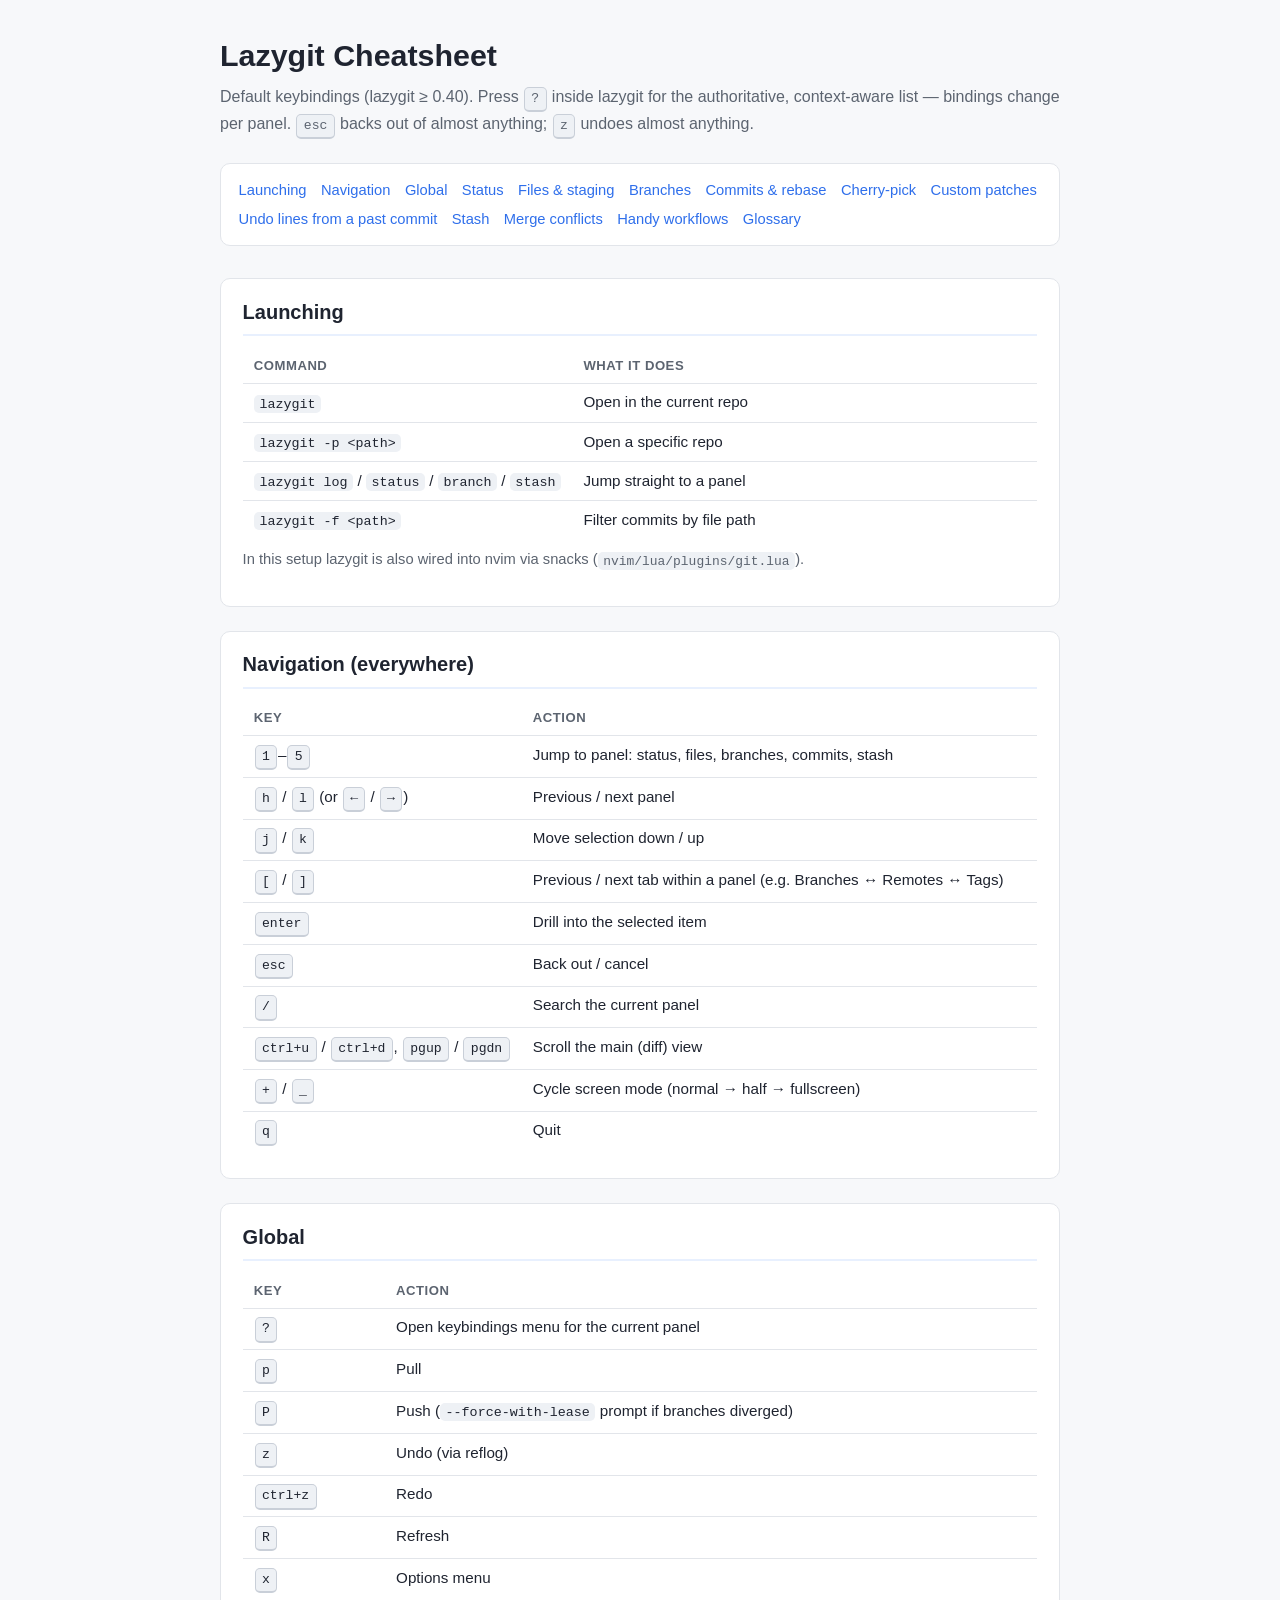
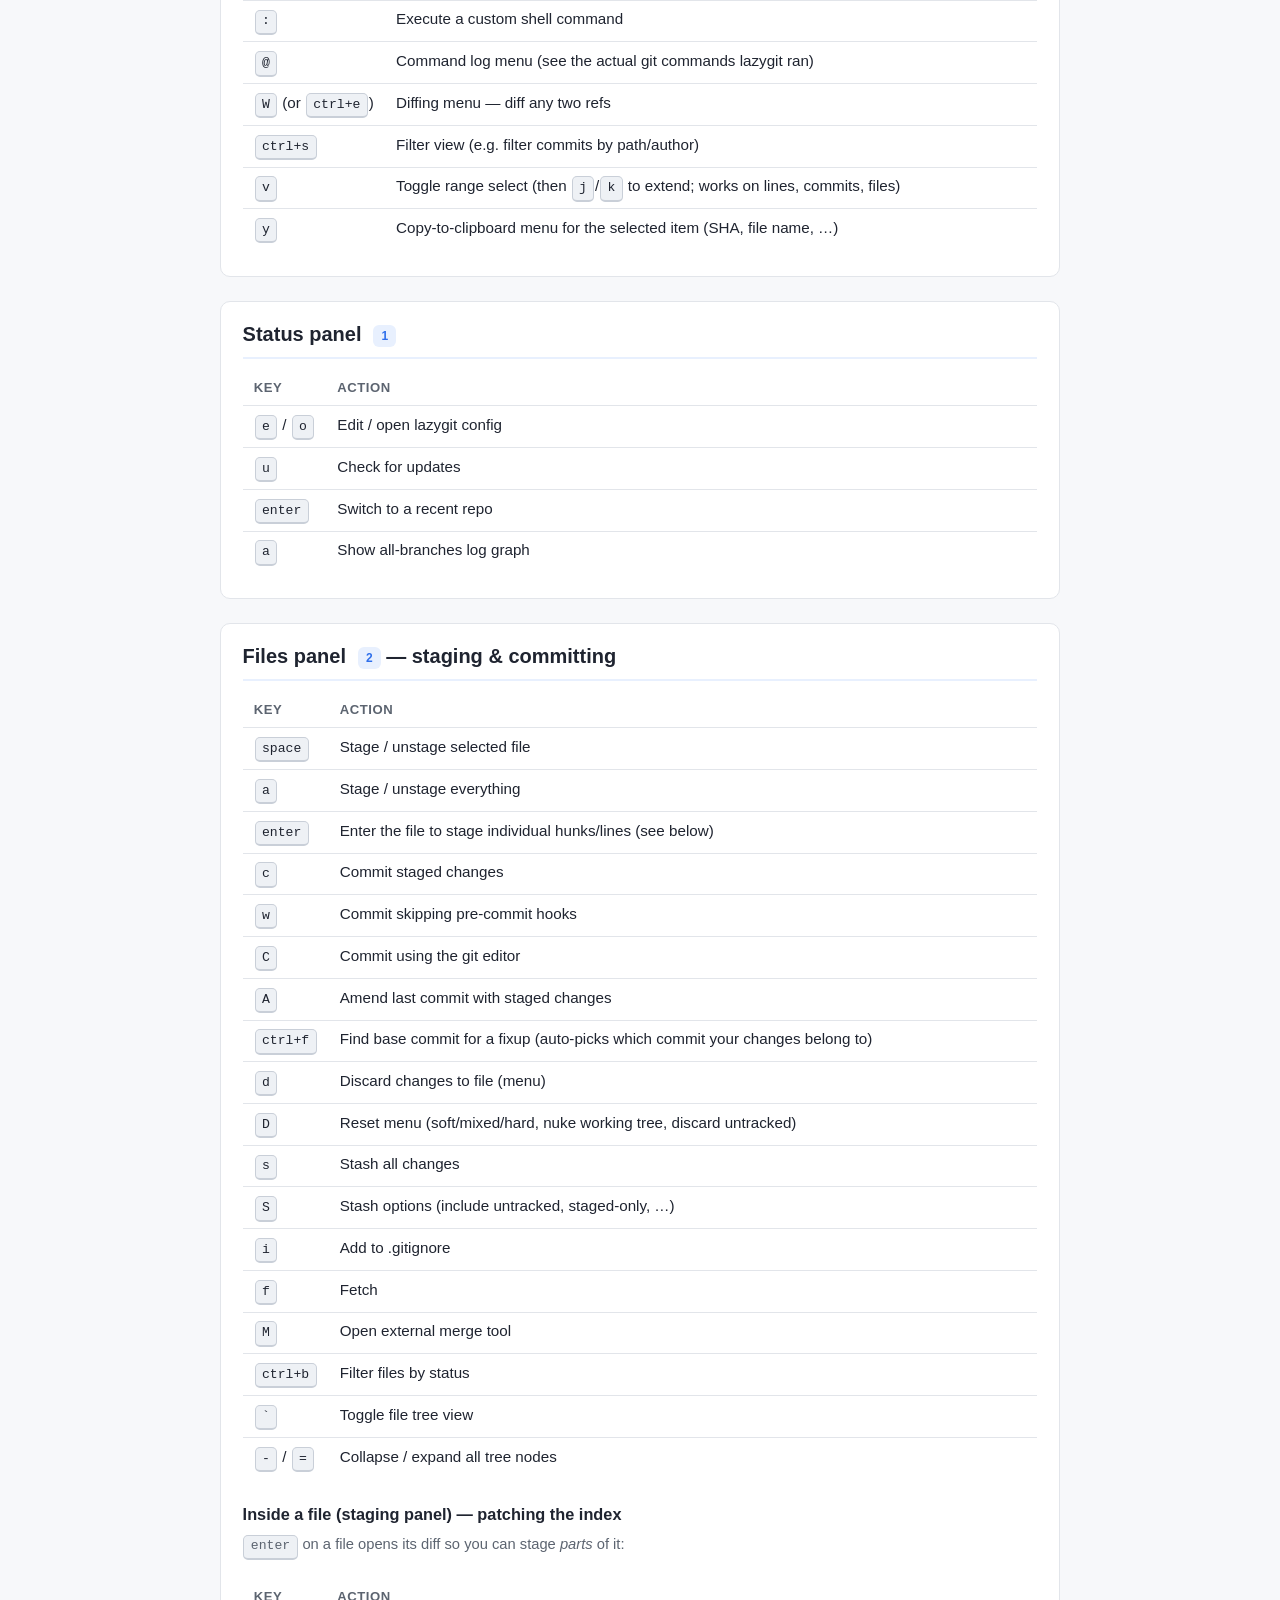
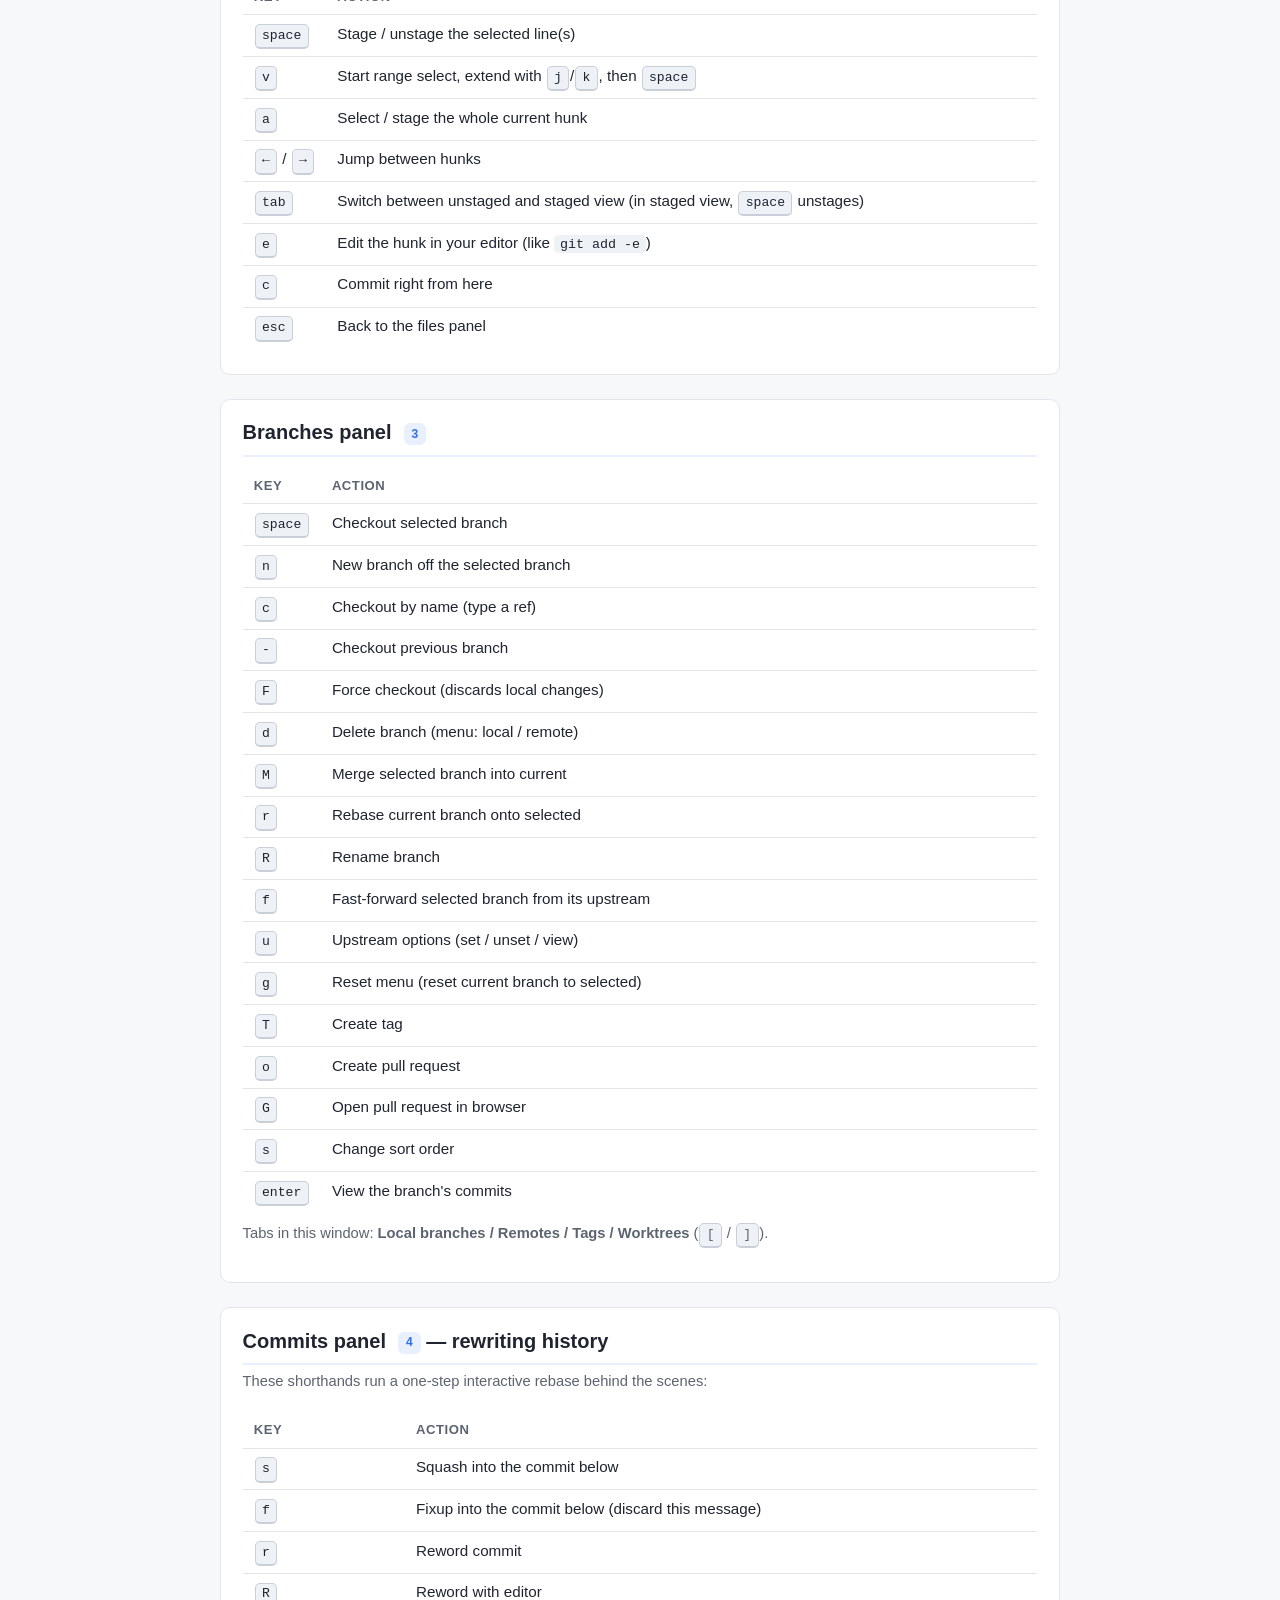
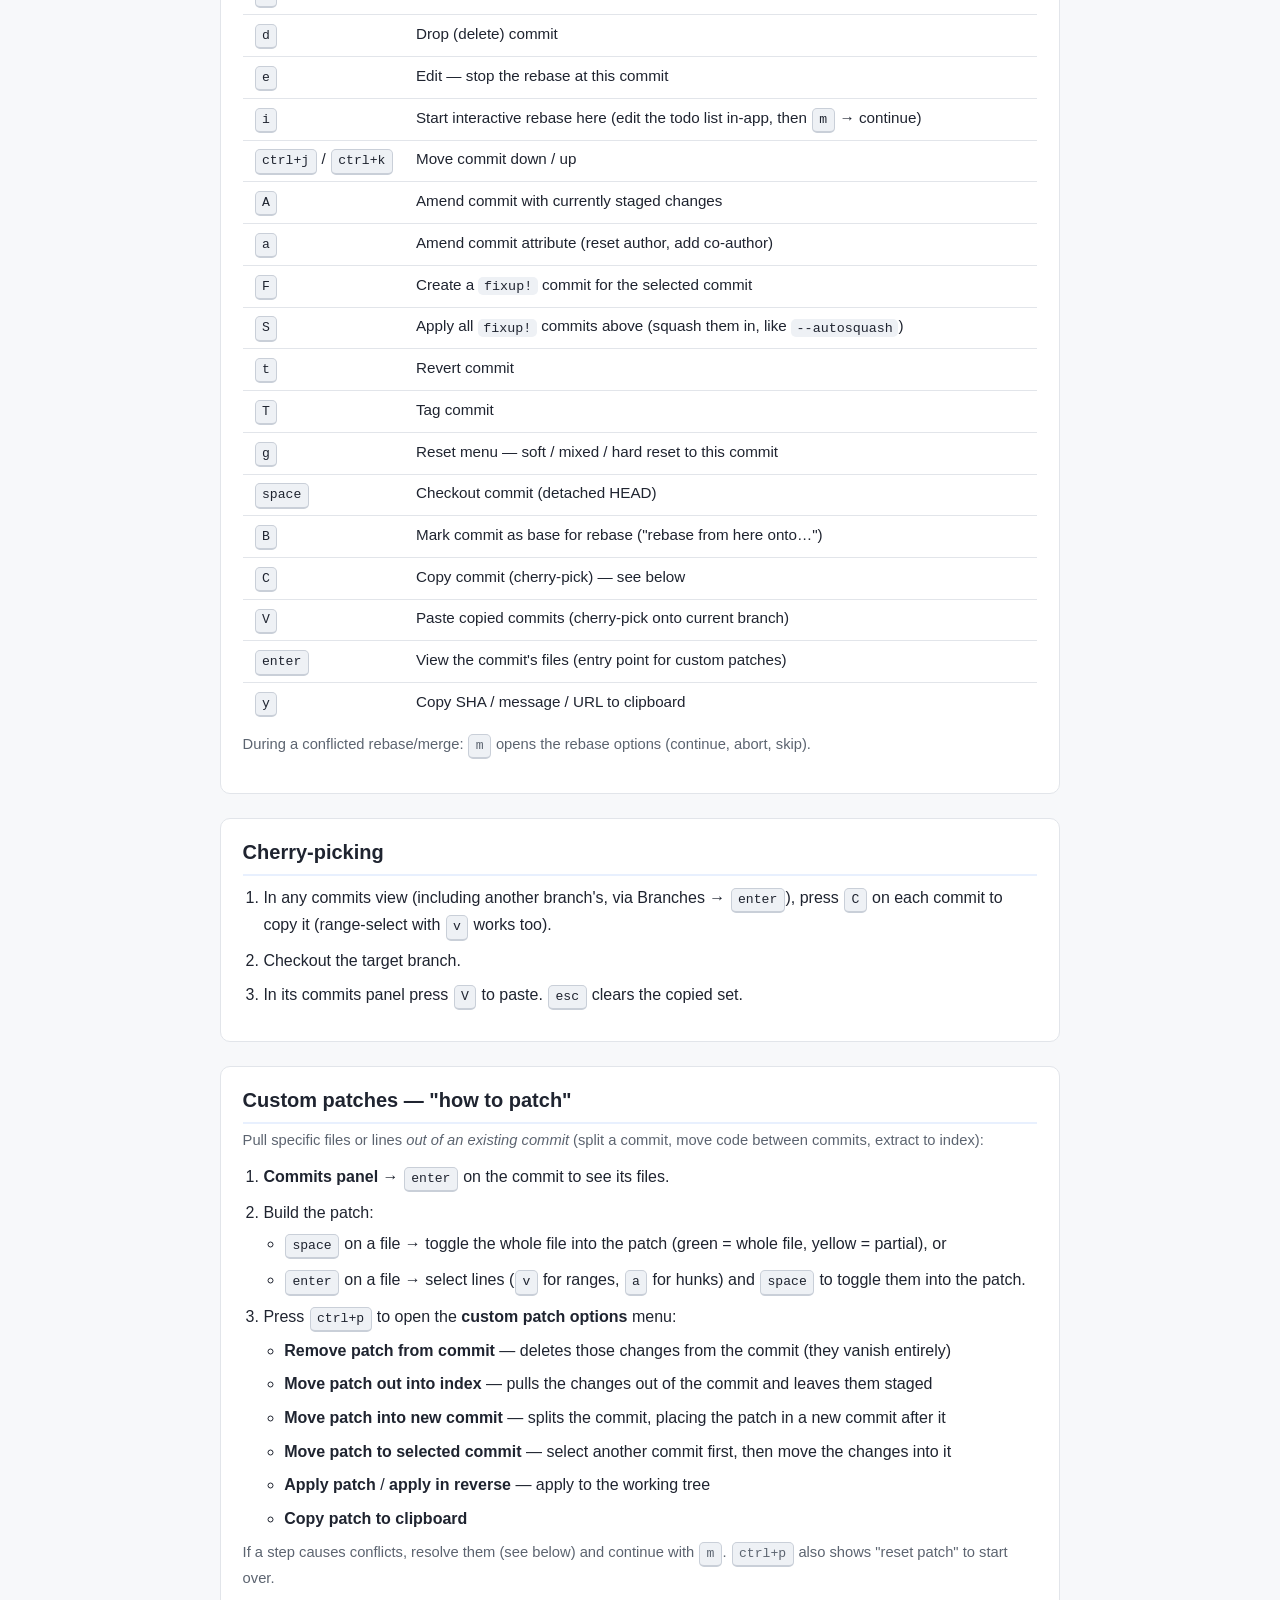
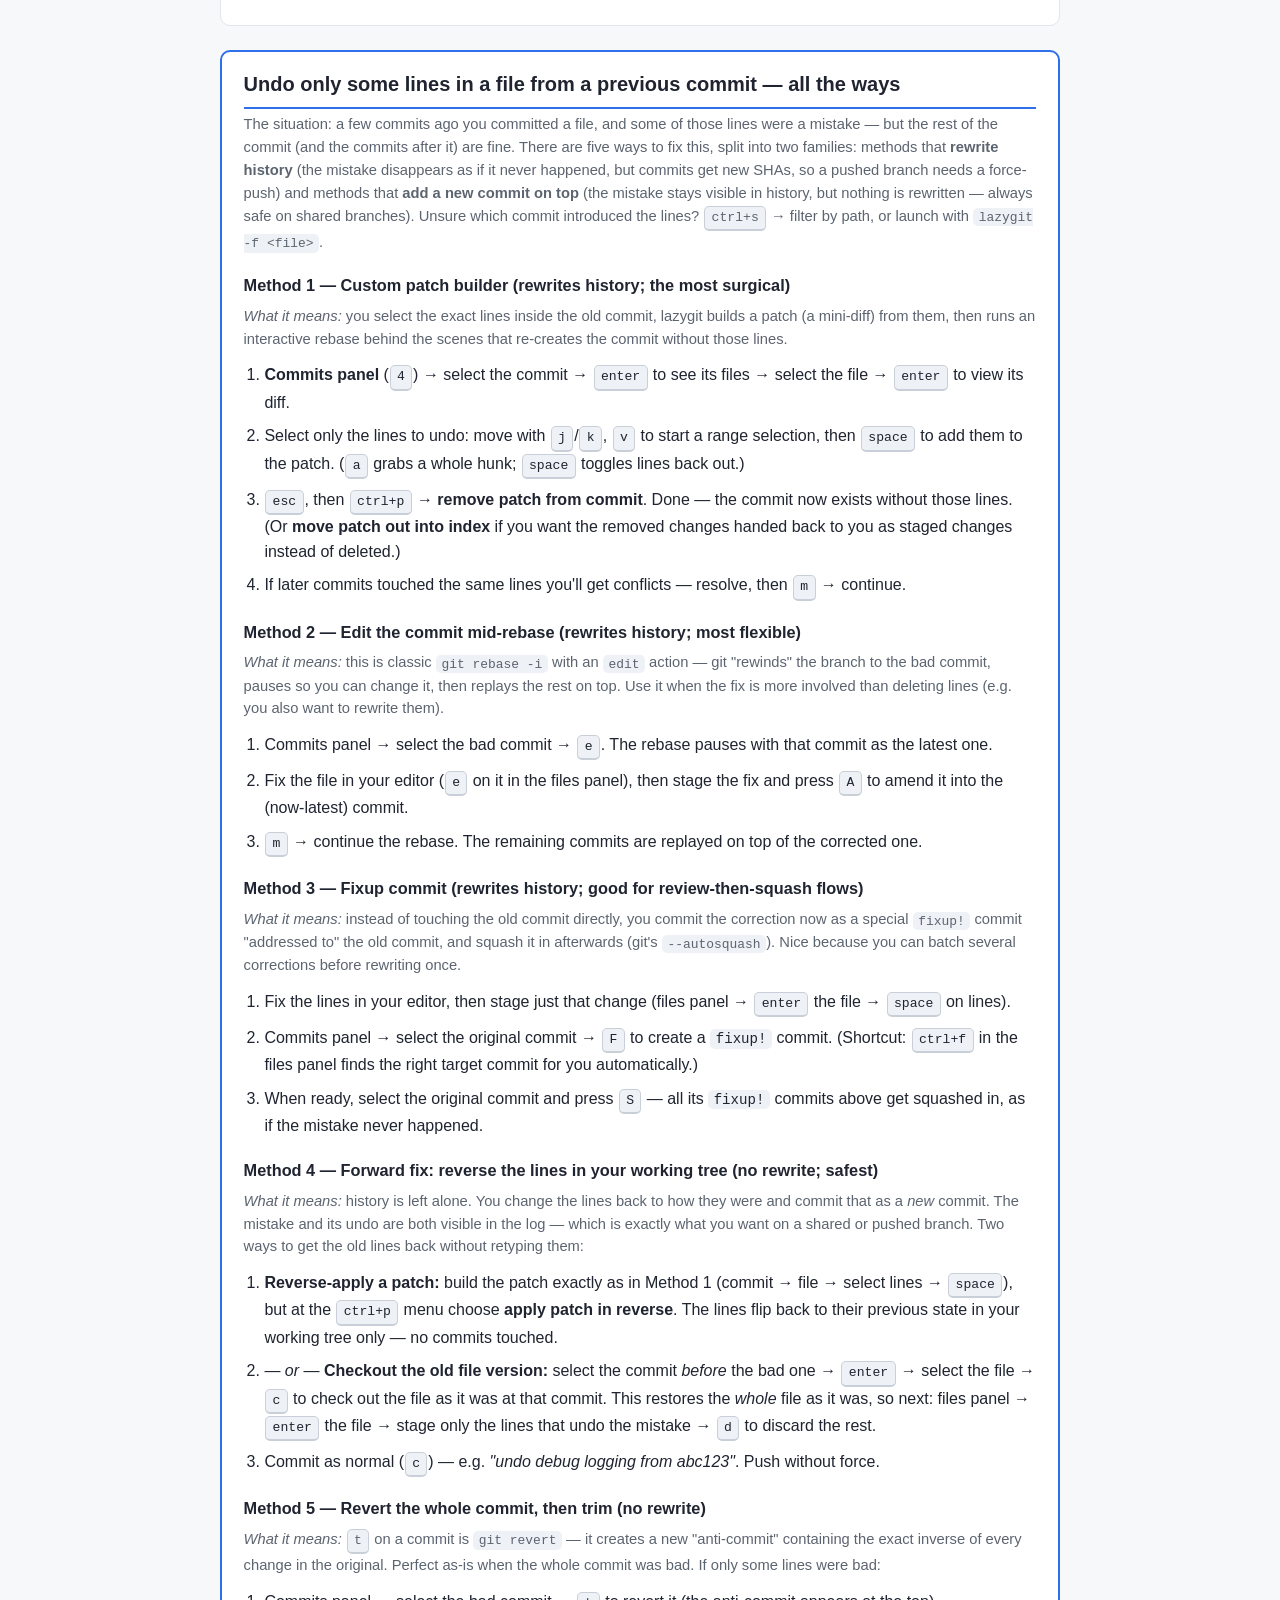
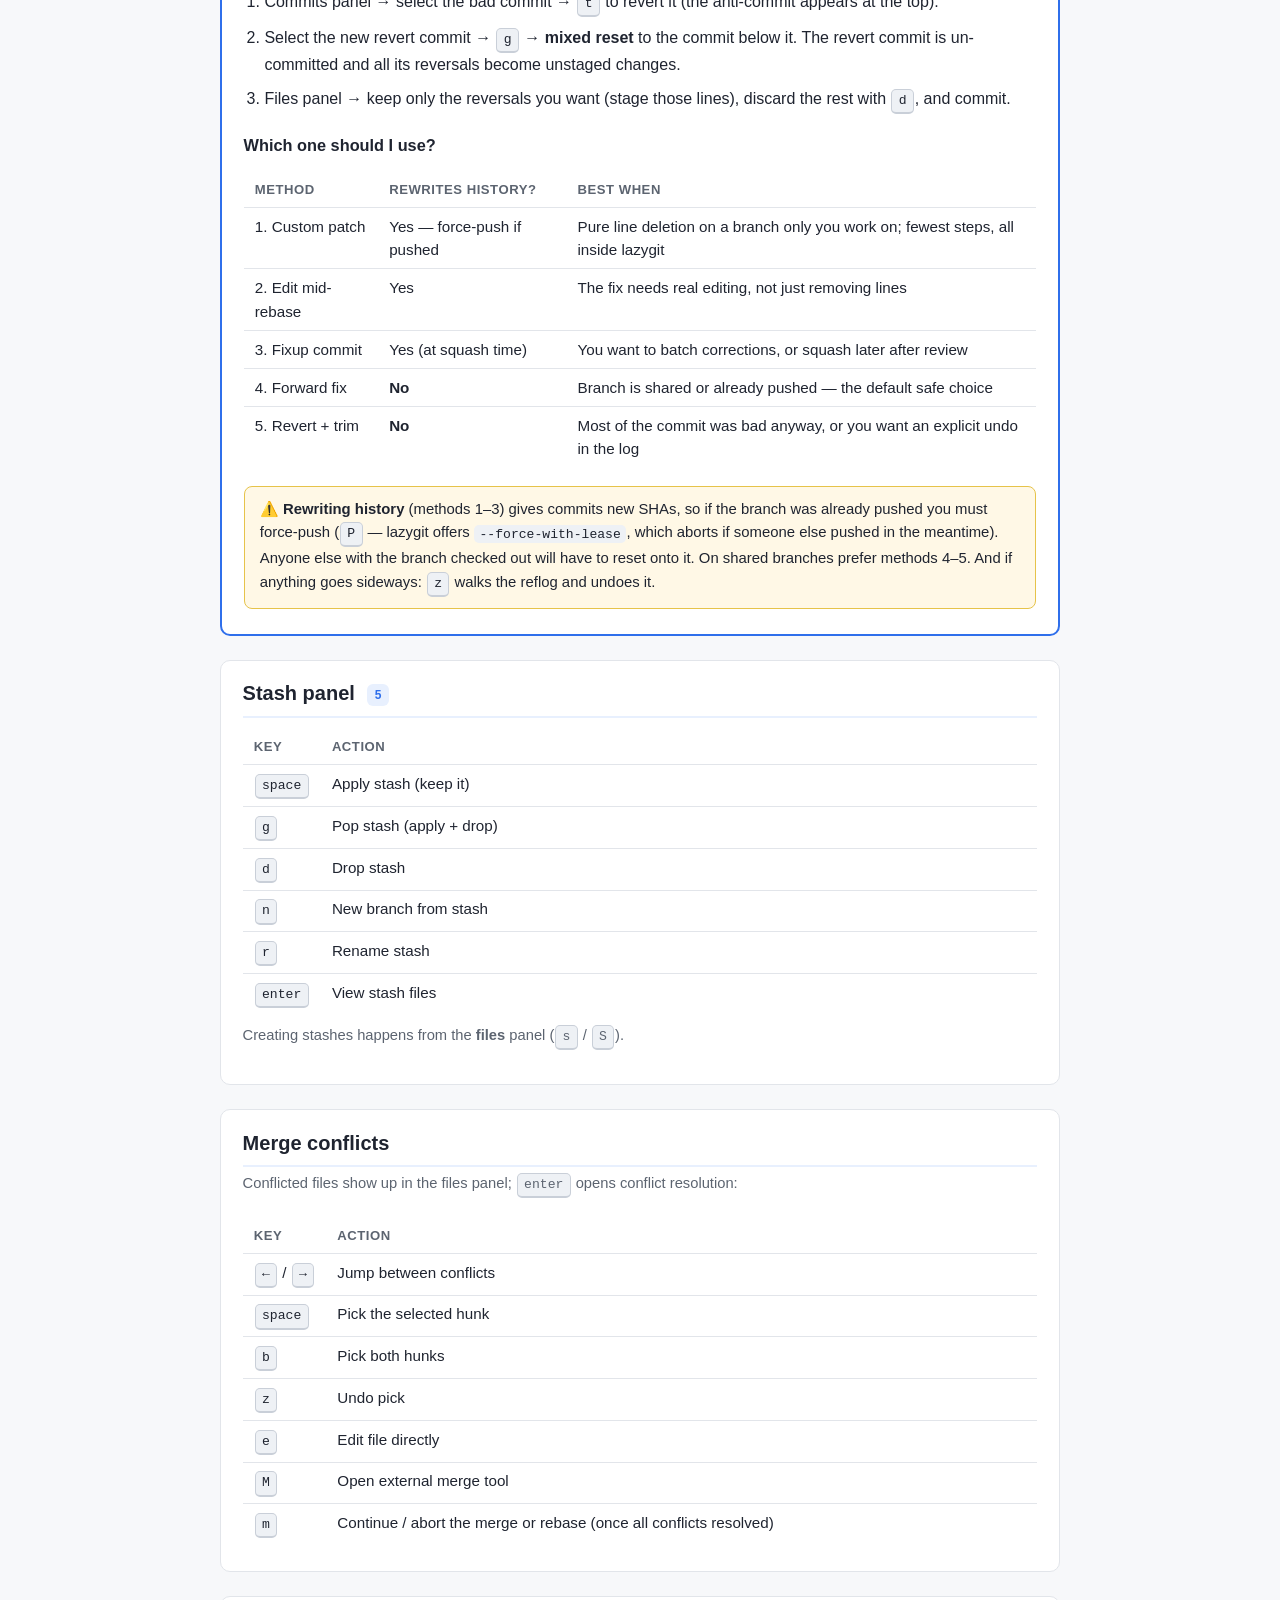
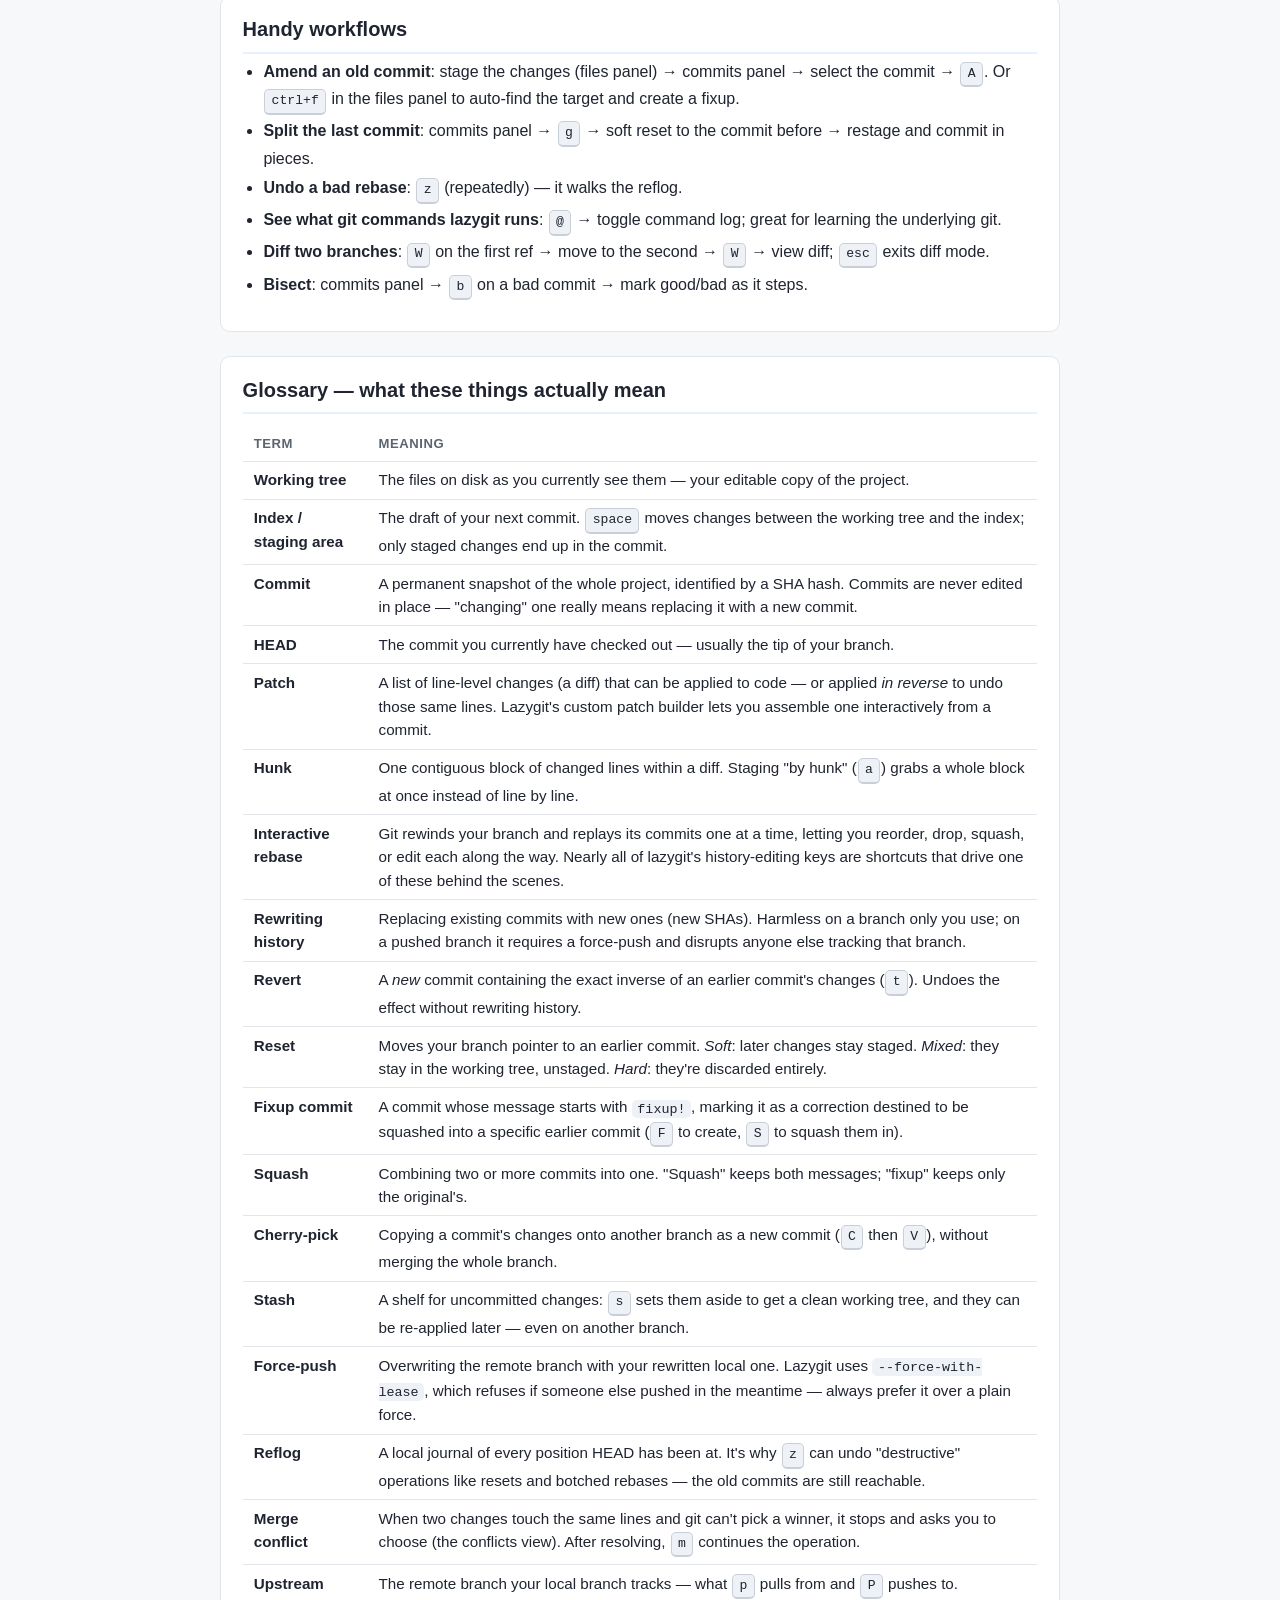
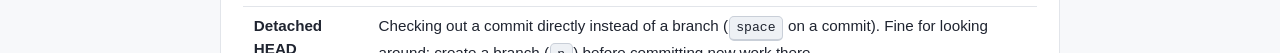
<file: docs/lazygit-cheatsheet.html>
<!DOCTYPE html>
<html lang="en">
<head>
<meta charset="UTF-8">
<meta name="viewport" content="width=device-width, initial-scale=1.0">
<title>Lazygit Cheatsheet</title>
<style>
  :root {
    --bg: #f7f8fa;
    --surface: #ffffff;
    --text: #1f2430;
    --muted: #5c6470;
    --accent: #2f6feb;
    --accent-soft: #e8f0fe;
    --border: #e2e5ea;
    --kbd-bg: #eef1f5;
    --kbd-border: #c9cfd8;
    --highlight-bg: #fff8e6;
    --highlight-border: #e6c34a;
    --code-bg: #eef1f5;
  }
  @media (prefers-color-scheme: dark) {
    :root {
      --bg: #14171c;
      --surface: #1c2027;
      --text: #e4e7ec;
      --muted: #9aa3b0;
      --accent: #6ca0f6;
      --accent-soft: #22304a;
      --border: #2c313a;
      --kbd-bg: #262b34;
      --kbd-border: #414855;
      --highlight-bg: #2e2913;
      --highlight-border: #8a7327;
      --code-bg: #262b34;
    }
  }
  * { box-sizing: border-box; }
  body {
    margin: 0;
    background: var(--bg);
    color: var(--text);
    font-family: -apple-system, BlinkMacSystemFont, "Segoe UI", Roboto, Helvetica, Arial, sans-serif;
    line-height: 1.55;
  }
  .wrap { max-width: 880px; margin: 0 auto; padding: 2rem 1.25rem 4rem; }
  header { margin-bottom: 1.5rem; }
  h1 { font-size: 1.9rem; margin: 0 0 .35rem; }
  .subtitle { color: var(--muted); margin: 0; }
  nav.toc {
    background: var(--surface);
    border: 1px solid var(--border);
    border-radius: 10px;
    padding: .9rem 1.1rem;
    margin: 1.25rem 0 2rem;
    display: flex;
    flex-wrap: wrap;
    gap: .4rem .9rem;
    font-size: .92rem;
  }
  nav.toc a { color: var(--accent); text-decoration: none; white-space: nowrap; }
  nav.toc a:hover { text-decoration: underline; }
  section {
    background: var(--surface);
    border: 1px solid var(--border);
    border-radius: 10px;
    padding: 1.1rem 1.35rem 1.35rem;
    margin-bottom: 1.5rem;
  }
  h2 {
    font-size: 1.25rem;
    margin: 0 0 .3rem;
    padding-bottom: .4rem;
    border-bottom: 2px solid var(--accent-soft);
  }
  h3 { font-size: 1.02rem; margin: 1.2rem 0 .4rem; }
  .panel-key {
    display: inline-block;
    font-size: .75rem;
    font-weight: 600;
    color: var(--accent);
    background: var(--accent-soft);
    border-radius: 6px;
    padding: .1rem .5rem;
    vertical-align: middle;
    margin-left: .4rem;
  }
  p.note { color: var(--muted); font-size: .92rem; margin: .3rem 0 .8rem; }
  .table-scroll { overflow-x: auto; }
  table { border-collapse: collapse; width: 100%; margin: .5rem 0 .25rem; font-size: .95rem; }
  th, td { text-align: left; padding: .42rem .7rem; border-bottom: 1px solid var(--border); vertical-align: top; }
  th { color: var(--muted); font-weight: 600; font-size: .82rem; text-transform: uppercase; letter-spacing: .04em; }
  tr:last-child td { border-bottom: none; }
  td.keys { white-space: nowrap; width: 1%; }
  kbd {
    display: inline-block;
    font-family: ui-monospace, SFMono-Regular, Menlo, Consolas, monospace;
    font-size: .82rem;
    background: var(--kbd-bg);
    border: 1px solid var(--kbd-border);
    border-bottom-width: 2px;
    border-radius: 5px;
    padding: .06rem .4rem;
    margin: 0 .05rem;
  }
  code {
    font-family: ui-monospace, SFMono-Regular, Menlo, Consolas, monospace;
    font-size: .88em;
    background: var(--code-bg);
    border-radius: 5px;
    padding: .1rem .35rem;
  }
  ol.steps { padding-left: 1.3rem; margin: .6rem 0; }
  ol.steps li { margin-bottom: .55rem; }
  ul { margin: .4rem 0 .6rem; padding-left: 1.3rem; }
  li { margin-bottom: .3rem; }
  .callout {
    background: var(--highlight-bg);
    border: 1px solid var(--highlight-border);
    border-radius: 8px;
    padding: .7rem .95rem;
    font-size: .93rem;
    margin: .9rem 0 .2rem;
  }
  .featured { border: 2px solid var(--accent); }
  .featured h2 { border-bottom-color: var(--accent); }
  footer { color: var(--muted); font-size: .88rem; text-align: center; margin-top: 2rem; }
</style>
</head>
<body>
<div class="wrap">

<header>
  <h1>Lazygit Cheatsheet</h1>
  <p class="subtitle">Default keybindings (lazygit ≥ 0.40). Press <kbd>?</kbd> inside lazygit for the authoritative, context-aware list — bindings change per panel. <kbd>esc</kbd> backs out of almost anything; <kbd>z</kbd> undoes almost anything.</p>
</header>

<nav class="toc">
  <a href="#launching">Launching</a>
  <a href="#navigation">Navigation</a>
  <a href="#global">Global</a>
  <a href="#status">Status</a>
  <a href="#files">Files &amp; staging</a>
  <a href="#branches">Branches</a>
  <a href="#commits">Commits &amp; rebase</a>
  <a href="#cherry-pick">Cherry-pick</a>
  <a href="#patches">Custom patches</a>
  <a href="#undo-lines">Undo lines from a past commit</a>
  <a href="#stash">Stash</a>
  <a href="#conflicts">Merge conflicts</a>
  <a href="#workflows">Handy workflows</a>
  <a href="#glossary">Glossary</a>
</nav>

<section id="launching">
  <h2>Launching</h2>
  <div class="table-scroll"><table>
    <tr><th>Command</th><th>What it does</th></tr>
    <tr><td class="keys"><code>lazygit</code></td><td>Open in the current repo</td></tr>
    <tr><td class="keys"><code>lazygit -p &lt;path&gt;</code></td><td>Open a specific repo</td></tr>
    <tr><td class="keys"><code>lazygit log</code> / <code>status</code> / <code>branch</code> / <code>stash</code></td><td>Jump straight to a panel</td></tr>
    <tr><td class="keys"><code>lazygit -f &lt;path&gt;</code></td><td>Filter commits by file path</td></tr>
  </table></div>
  <p class="note">In this setup lazygit is also wired into nvim via snacks (<code>nvim/lua/plugins/git.lua</code>).</p>
</section>

<section id="navigation">
  <h2>Navigation (everywhere)</h2>
  <div class="table-scroll"><table>
    <tr><th>Key</th><th>Action</th></tr>
    <tr><td class="keys"><kbd>1</kbd>–<kbd>5</kbd></td><td>Jump to panel: status, files, branches, commits, stash</td></tr>
    <tr><td class="keys"><kbd>h</kbd> / <kbd>l</kbd> (or <kbd>←</kbd> / <kbd>→</kbd>)</td><td>Previous / next panel</td></tr>
    <tr><td class="keys"><kbd>j</kbd> / <kbd>k</kbd></td><td>Move selection down / up</td></tr>
    <tr><td class="keys"><kbd>[</kbd> / <kbd>]</kbd></td><td>Previous / next tab within a panel (e.g. Branches ↔ Remotes ↔ Tags)</td></tr>
    <tr><td class="keys"><kbd>enter</kbd></td><td>Drill into the selected item</td></tr>
    <tr><td class="keys"><kbd>esc</kbd></td><td>Back out / cancel</td></tr>
    <tr><td class="keys"><kbd>/</kbd></td><td>Search the current panel</td></tr>
    <tr><td class="keys"><kbd>ctrl+u</kbd> / <kbd>ctrl+d</kbd>, <kbd>pgup</kbd> / <kbd>pgdn</kbd></td><td>Scroll the main (diff) view</td></tr>
    <tr><td class="keys"><kbd>+</kbd> / <kbd>_</kbd></td><td>Cycle screen mode (normal → half → fullscreen)</td></tr>
    <tr><td class="keys"><kbd>q</kbd></td><td>Quit</td></tr>
  </table></div>
</section>

<section id="global">
  <h2>Global</h2>
  <div class="table-scroll"><table>
    <tr><th>Key</th><th>Action</th></tr>
    <tr><td class="keys"><kbd>?</kbd></td><td>Open keybindings menu for the current panel</td></tr>
    <tr><td class="keys"><kbd>p</kbd></td><td>Pull</td></tr>
    <tr><td class="keys"><kbd>P</kbd></td><td>Push (<code>--force-with-lease</code> prompt if branches diverged)</td></tr>
    <tr><td class="keys"><kbd>z</kbd></td><td>Undo (via reflog)</td></tr>
    <tr><td class="keys"><kbd>ctrl+z</kbd></td><td>Redo</td></tr>
    <tr><td class="keys"><kbd>R</kbd></td><td>Refresh</td></tr>
    <tr><td class="keys"><kbd>x</kbd></td><td>Options menu</td></tr>
    <tr><td class="keys"><kbd>:</kbd></td><td>Execute a custom shell command</td></tr>
    <tr><td class="keys"><kbd>@</kbd></td><td>Command log menu (see the actual git commands lazygit ran)</td></tr>
    <tr><td class="keys"><kbd>W</kbd> (or <kbd>ctrl+e</kbd>)</td><td>Diffing menu — diff any two refs</td></tr>
    <tr><td class="keys"><kbd>ctrl+s</kbd></td><td>Filter view (e.g. filter commits by path/author)</td></tr>
    <tr><td class="keys"><kbd>v</kbd></td><td>Toggle range select (then <kbd>j</kbd>/<kbd>k</kbd> to extend; works on lines, commits, files)</td></tr>
    <tr><td class="keys"><kbd>y</kbd></td><td>Copy-to-clipboard menu for the selected item (SHA, file name, …)</td></tr>
  </table></div>
</section>

<section id="status">
  <h2>Status panel <span class="panel-key">1</span></h2>
  <div class="table-scroll"><table>
    <tr><th>Key</th><th>Action</th></tr>
    <tr><td class="keys"><kbd>e</kbd> / <kbd>o</kbd></td><td>Edit / open lazygit config</td></tr>
    <tr><td class="keys"><kbd>u</kbd></td><td>Check for updates</td></tr>
    <tr><td class="keys"><kbd>enter</kbd></td><td>Switch to a recent repo</td></tr>
    <tr><td class="keys"><kbd>a</kbd></td><td>Show all-branches log graph</td></tr>
  </table></div>
</section>

<section id="files">
  <h2>Files panel <span class="panel-key">2</span> — staging &amp; committing</h2>
  <div class="table-scroll"><table>
    <tr><th>Key</th><th>Action</th></tr>
    <tr><td class="keys"><kbd>space</kbd></td><td>Stage / unstage selected file</td></tr>
    <tr><td class="keys"><kbd>a</kbd></td><td>Stage / unstage everything</td></tr>
    <tr><td class="keys"><kbd>enter</kbd></td><td>Enter the file to stage individual hunks/lines (see below)</td></tr>
    <tr><td class="keys"><kbd>c</kbd></td><td>Commit staged changes</td></tr>
    <tr><td class="keys"><kbd>w</kbd></td><td>Commit skipping pre-commit hooks</td></tr>
    <tr><td class="keys"><kbd>C</kbd></td><td>Commit using the git editor</td></tr>
    <tr><td class="keys"><kbd>A</kbd></td><td>Amend last commit with staged changes</td></tr>
    <tr><td class="keys"><kbd>ctrl+f</kbd></td><td>Find base commit for a fixup (auto-picks which commit your changes belong to)</td></tr>
    <tr><td class="keys"><kbd>d</kbd></td><td>Discard changes to file (menu)</td></tr>
    <tr><td class="keys"><kbd>D</kbd></td><td>Reset menu (soft/mixed/hard, nuke working tree, discard untracked)</td></tr>
    <tr><td class="keys"><kbd>s</kbd></td><td>Stash all changes</td></tr>
    <tr><td class="keys"><kbd>S</kbd></td><td>Stash options (include untracked, staged-only, …)</td></tr>
    <tr><td class="keys"><kbd>i</kbd></td><td>Add to .gitignore</td></tr>
    <tr><td class="keys"><kbd>f</kbd></td><td>Fetch</td></tr>
    <tr><td class="keys"><kbd>M</kbd></td><td>Open external merge tool</td></tr>
    <tr><td class="keys"><kbd>ctrl+b</kbd></td><td>Filter files by status</td></tr>
    <tr><td class="keys"><kbd>`</kbd></td><td>Toggle file tree view</td></tr>
    <tr><td class="keys"><kbd>-</kbd> / <kbd>=</kbd></td><td>Collapse / expand all tree nodes</td></tr>
  </table></div>

  <h3>Inside a file (staging panel) — patching the index</h3>
  <p class="note"><kbd>enter</kbd> on a file opens its diff so you can stage <em>parts</em> of it:</p>
  <div class="table-scroll"><table>
    <tr><th>Key</th><th>Action</th></tr>
    <tr><td class="keys"><kbd>space</kbd></td><td>Stage / unstage the selected line(s)</td></tr>
    <tr><td class="keys"><kbd>v</kbd></td><td>Start range select, extend with <kbd>j</kbd>/<kbd>k</kbd>, then <kbd>space</kbd></td></tr>
    <tr><td class="keys"><kbd>a</kbd></td><td>Select / stage the whole current hunk</td></tr>
    <tr><td class="keys"><kbd>←</kbd> / <kbd>→</kbd></td><td>Jump between hunks</td></tr>
    <tr><td class="keys"><kbd>tab</kbd></td><td>Switch between unstaged and staged view (in staged view, <kbd>space</kbd> unstages)</td></tr>
    <tr><td class="keys"><kbd>e</kbd></td><td>Edit the hunk in your editor (like <code>git add -e</code>)</td></tr>
    <tr><td class="keys"><kbd>c</kbd></td><td>Commit right from here</td></tr>
    <tr><td class="keys"><kbd>esc</kbd></td><td>Back to the files panel</td></tr>
  </table></div>
</section>

<section id="branches">
  <h2>Branches panel <span class="panel-key">3</span></h2>
  <div class="table-scroll"><table>
    <tr><th>Key</th><th>Action</th></tr>
    <tr><td class="keys"><kbd>space</kbd></td><td>Checkout selected branch</td></tr>
    <tr><td class="keys"><kbd>n</kbd></td><td>New branch off the selected branch</td></tr>
    <tr><td class="keys"><kbd>c</kbd></td><td>Checkout by name (type a ref)</td></tr>
    <tr><td class="keys"><kbd>-</kbd></td><td>Checkout previous branch</td></tr>
    <tr><td class="keys"><kbd>F</kbd></td><td>Force checkout (discards local changes)</td></tr>
    <tr><td class="keys"><kbd>d</kbd></td><td>Delete branch (menu: local / remote)</td></tr>
    <tr><td class="keys"><kbd>M</kbd></td><td>Merge selected branch into current</td></tr>
    <tr><td class="keys"><kbd>r</kbd></td><td>Rebase current branch onto selected</td></tr>
    <tr><td class="keys"><kbd>R</kbd></td><td>Rename branch</td></tr>
    <tr><td class="keys"><kbd>f</kbd></td><td>Fast-forward selected branch from its upstream</td></tr>
    <tr><td class="keys"><kbd>u</kbd></td><td>Upstream options (set / unset / view)</td></tr>
    <tr><td class="keys"><kbd>g</kbd></td><td>Reset menu (reset current branch to selected)</td></tr>
    <tr><td class="keys"><kbd>T</kbd></td><td>Create tag</td></tr>
    <tr><td class="keys"><kbd>o</kbd></td><td>Create pull request</td></tr>
    <tr><td class="keys"><kbd>G</kbd></td><td>Open pull request in browser</td></tr>
    <tr><td class="keys"><kbd>s</kbd></td><td>Change sort order</td></tr>
    <tr><td class="keys"><kbd>enter</kbd></td><td>View the branch's commits</td></tr>
  </table></div>
  <p class="note">Tabs in this window: <strong>Local branches / Remotes / Tags / Worktrees</strong> (<kbd>[</kbd> / <kbd>]</kbd>).</p>
</section>

<section id="commits">
  <h2>Commits panel <span class="panel-key">4</span> — rewriting history</h2>
  <p class="note">These shorthands run a one-step interactive rebase behind the scenes:</p>
  <div class="table-scroll"><table>
    <tr><th>Key</th><th>Action</th></tr>
    <tr><td class="keys"><kbd>s</kbd></td><td>Squash into the commit below</td></tr>
    <tr><td class="keys"><kbd>f</kbd></td><td>Fixup into the commit below (discard this message)</td></tr>
    <tr><td class="keys"><kbd>r</kbd></td><td>Reword commit</td></tr>
    <tr><td class="keys"><kbd>R</kbd></td><td>Reword with editor</td></tr>
    <tr><td class="keys"><kbd>d</kbd></td><td>Drop (delete) commit</td></tr>
    <tr><td class="keys"><kbd>e</kbd></td><td>Edit — stop the rebase at this commit</td></tr>
    <tr><td class="keys"><kbd>i</kbd></td><td>Start interactive rebase here (edit the todo list in-app, then <kbd>m</kbd> → continue)</td></tr>
    <tr><td class="keys"><kbd>ctrl+j</kbd> / <kbd>ctrl+k</kbd></td><td>Move commit down / up</td></tr>
    <tr><td class="keys"><kbd>A</kbd></td><td>Amend commit with currently staged changes</td></tr>
    <tr><td class="keys"><kbd>a</kbd></td><td>Amend commit attribute (reset author, add co-author)</td></tr>
    <tr><td class="keys"><kbd>F</kbd></td><td>Create a <code>fixup!</code> commit for the selected commit</td></tr>
    <tr><td class="keys"><kbd>S</kbd></td><td>Apply all <code>fixup!</code> commits above (squash them in, like <code>--autosquash</code>)</td></tr>
    <tr><td class="keys"><kbd>t</kbd></td><td>Revert commit</td></tr>
    <tr><td class="keys"><kbd>T</kbd></td><td>Tag commit</td></tr>
    <tr><td class="keys"><kbd>g</kbd></td><td>Reset menu — soft / mixed / hard reset to this commit</td></tr>
    <tr><td class="keys"><kbd>space</kbd></td><td>Checkout commit (detached HEAD)</td></tr>
    <tr><td class="keys"><kbd>B</kbd></td><td>Mark commit as base for rebase ("rebase from here onto…")</td></tr>
    <tr><td class="keys"><kbd>C</kbd></td><td>Copy commit (cherry-pick) — see below</td></tr>
    <tr><td class="keys"><kbd>V</kbd></td><td>Paste copied commits (cherry-pick onto current branch)</td></tr>
    <tr><td class="keys"><kbd>enter</kbd></td><td>View the commit's files (entry point for custom patches)</td></tr>
    <tr><td class="keys"><kbd>y</kbd></td><td>Copy SHA / message / URL to clipboard</td></tr>
  </table></div>
  <p class="note">During a conflicted rebase/merge: <kbd>m</kbd> opens the rebase options (continue, abort, skip).</p>
</section>

<section id="cherry-pick">
  <h2>Cherry-picking</h2>
  <ol class="steps">
    <li>In any commits view (including another branch's, via Branches → <kbd>enter</kbd>), press <kbd>C</kbd> on each commit to copy it (range-select with <kbd>v</kbd> works too).</li>
    <li>Checkout the target branch.</li>
    <li>In its commits panel press <kbd>V</kbd> to paste. <kbd>esc</kbd> clears the copied set.</li>
  </ol>
</section>

<section id="patches">
  <h2>Custom patches — "how to patch"</h2>
  <p class="note">Pull specific files or lines <em>out of an existing commit</em> (split a commit, move code between commits, extract to index):</p>
  <ol class="steps">
    <li><strong>Commits panel</strong> → <kbd>enter</kbd> on the commit to see its files.</li>
    <li>Build the patch:
      <ul>
        <li><kbd>space</kbd> on a file → toggle the whole file into the patch (green = whole file, yellow = partial), or</li>
        <li><kbd>enter</kbd> on a file → select lines (<kbd>v</kbd> for ranges, <kbd>a</kbd> for hunks) and <kbd>space</kbd> to toggle them into the patch.</li>
      </ul>
    </li>
    <li>Press <kbd>ctrl+p</kbd> to open the <strong>custom patch options</strong> menu:
      <ul>
        <li><strong>Remove patch from commit</strong> — deletes those changes from the commit (they vanish entirely)</li>
        <li><strong>Move patch out into index</strong> — pulls the changes out of the commit and leaves them staged</li>
        <li><strong>Move patch into new commit</strong> — splits the commit, placing the patch in a new commit after it</li>
        <li><strong>Move patch to selected commit</strong> — select another commit first, then move the changes into it</li>
        <li><strong>Apply patch</strong> / <strong>apply in reverse</strong> — apply to the working tree</li>
        <li><strong>Copy patch to clipboard</strong></li>
      </ul>
    </li>
  </ol>
  <p class="note">If a step causes conflicts, resolve them (see below) and continue with <kbd>m</kbd>. <kbd>ctrl+p</kbd> also shows "reset patch" to start over.</p>
</section>

<section id="undo-lines" class="featured">
  <h2>Undo only some lines in a file from a previous commit — all the ways</h2>
  <p class="note">The situation: a few commits ago you committed a file, and some of those lines were a mistake — but the rest of the commit (and the commits after it) are fine. There are five ways to fix this, split into two families: methods that <strong>rewrite history</strong> (the mistake disappears as if it never happened, but commits get new SHAs, so a pushed branch needs a force-push) and methods that <strong>add a new commit on top</strong> (the mistake stays visible in history, but nothing is rewritten — always safe on shared branches). Unsure which commit introduced the lines? <kbd>ctrl+s</kbd> → filter by path, or launch with <code>lazygit -f &lt;file&gt;</code>.</p>

  <h3>Method 1 — Custom patch builder (rewrites history; the most surgical)</h3>
  <p class="note"><em>What it means:</em> you select the exact lines inside the old commit, lazygit builds a patch (a mini-diff) from them, then runs an interactive rebase behind the scenes that re-creates the commit without those lines.</p>
  <ol class="steps">
    <li><strong>Commits panel</strong> (<kbd>4</kbd>) → select the commit → <kbd>enter</kbd> to see its files → select the file → <kbd>enter</kbd> to view its diff.</li>
    <li>Select only the lines to undo: move with <kbd>j</kbd>/<kbd>k</kbd>, <kbd>v</kbd> to start a range selection, then <kbd>space</kbd> to add them to the patch. (<kbd>a</kbd> grabs a whole hunk; <kbd>space</kbd> toggles lines back out.)</li>
    <li><kbd>esc</kbd>, then <kbd>ctrl+p</kbd> → <strong>remove patch from commit</strong>. Done — the commit now exists without those lines. (Or <strong>move patch out into index</strong> if you want the removed changes handed back to you as staged changes instead of deleted.)</li>
    <li>If later commits touched the same lines you'll get conflicts — resolve, then <kbd>m</kbd> → continue.</li>
  </ol>

  <h3>Method 2 — Edit the commit mid-rebase (rewrites history; most flexible)</h3>
  <p class="note"><em>What it means:</em> this is classic <code>git rebase -i</code> with an <code>edit</code> action — git "rewinds" the branch to the bad commit, pauses so you can change it, then replays the rest on top. Use it when the fix is more involved than deleting lines (e.g. you also want to rewrite them).</p>
  <ol class="steps">
    <li>Commits panel → select the bad commit → <kbd>e</kbd>. The rebase pauses with that commit as the latest one.</li>
    <li>Fix the file in your editor (<kbd>e</kbd> on it in the files panel), then stage the fix and press <kbd>A</kbd> to amend it into the (now-latest) commit.</li>
    <li><kbd>m</kbd> → continue the rebase. The remaining commits are replayed on top of the corrected one.</li>
  </ol>

  <h3>Method 3 — Fixup commit (rewrites history; good for review-then-squash flows)</h3>
  <p class="note"><em>What it means:</em> instead of touching the old commit directly, you commit the correction now as a special <code>fixup!</code> commit "addressed to" the old commit, and squash it in afterwards (git's <code>--autosquash</code>). Nice because you can batch several corrections before rewriting once.</p>
  <ol class="steps">
    <li>Fix the lines in your editor, then stage just that change (files panel → <kbd>enter</kbd> the file → <kbd>space</kbd> on lines).</li>
    <li>Commits panel → select the original commit → <kbd>F</kbd> to create a <code>fixup!</code> commit. (Shortcut: <kbd>ctrl+f</kbd> in the files panel finds the right target commit for you automatically.)</li>
    <li>When ready, select the original commit and press <kbd>S</kbd> — all its <code>fixup!</code> commits above get squashed in, as if the mistake never happened.</li>
  </ol>

  <h3>Method 4 — Forward fix: reverse the lines in your working tree (no rewrite; safest)</h3>
  <p class="note"><em>What it means:</em> history is left alone. You change the lines back to how they were and commit that as a <em>new</em> commit. The mistake and its undo are both visible in the log — which is exactly what you want on a shared or pushed branch. Two ways to get the old lines back without retyping them:</p>
  <ol class="steps">
    <li><strong>Reverse-apply a patch:</strong> build the patch exactly as in Method 1 (commit → file → select lines → <kbd>space</kbd>), but at the <kbd>ctrl+p</kbd> menu choose <strong>apply patch in reverse</strong>. The lines flip back to their previous state in your working tree only — no commits touched.</li>
    <li><em>— or —</em> <strong>Checkout the old file version:</strong> select the commit <em>before</em> the bad one → <kbd>enter</kbd> → select the file → <kbd>c</kbd> to check out the file as it was at that commit. This restores the <em>whole</em> file as it was, so next: files panel → <kbd>enter</kbd> the file → stage only the lines that undo the mistake → <kbd>d</kbd> to discard the rest.</li>
    <li>Commit as normal (<kbd>c</kbd>) — e.g. <em>"undo debug logging from abc123"</em>. Push without force.</li>
  </ol>

  <h3>Method 5 — Revert the whole commit, then trim (no rewrite)</h3>
  <p class="note"><em>What it means:</em> <kbd>t</kbd> on a commit is <code>git revert</code> — it creates a new "anti-commit" containing the exact inverse of every change in the original. Perfect as-is when the whole commit was bad. If only some lines were bad:</p>
  <ol class="steps">
    <li>Commits panel → select the bad commit → <kbd>t</kbd> to revert it (the anti-commit appears at the top).</li>
    <li>Select the new revert commit → <kbd>g</kbd> → <strong>mixed reset</strong> to the commit below it. The revert commit is un-committed and all its reversals become unstaged changes.</li>
    <li>Files panel → keep only the reversals you want (stage those lines), discard the rest with <kbd>d</kbd>, and commit.</li>
  </ol>

  <h3>Which one should I use?</h3>
  <div class="table-scroll"><table>
    <tr><th>Method</th><th>Rewrites history?</th><th>Best when</th></tr>
    <tr><td>1. Custom patch</td><td>Yes — force-push if pushed</td><td>Pure line deletion on a branch only you work on; fewest steps, all inside lazygit</td></tr>
    <tr><td>2. Edit mid-rebase</td><td>Yes</td><td>The fix needs real editing, not just removing lines</td></tr>
    <tr><td>3. Fixup commit</td><td>Yes (at squash time)</td><td>You want to batch corrections, or squash later after review</td></tr>
    <tr><td>4. Forward fix</td><td><strong>No</strong></td><td>Branch is shared or already pushed — the default safe choice</td></tr>
    <tr><td>5. Revert + trim</td><td><strong>No</strong></td><td>Most of the commit was bad anyway, or you want an explicit undo in the log</td></tr>
  </table></div>
  <div class="callout">⚠️ <strong>Rewriting history</strong> (methods 1–3) gives commits new SHAs, so if the branch was already pushed you must force-push (<kbd>P</kbd> — lazygit offers <code>--force-with-lease</code>, which aborts if someone else pushed in the meantime). Anyone else with the branch checked out will have to reset onto it. On shared branches prefer methods 4–5. And if anything goes sideways: <kbd>z</kbd> walks the reflog and undoes it.</div>
</section>

<section id="stash">
  <h2>Stash panel <span class="panel-key">5</span></h2>
  <div class="table-scroll"><table>
    <tr><th>Key</th><th>Action</th></tr>
    <tr><td class="keys"><kbd>space</kbd></td><td>Apply stash (keep it)</td></tr>
    <tr><td class="keys"><kbd>g</kbd></td><td>Pop stash (apply + drop)</td></tr>
    <tr><td class="keys"><kbd>d</kbd></td><td>Drop stash</td></tr>
    <tr><td class="keys"><kbd>n</kbd></td><td>New branch from stash</td></tr>
    <tr><td class="keys"><kbd>r</kbd></td><td>Rename stash</td></tr>
    <tr><td class="keys"><kbd>enter</kbd></td><td>View stash files</td></tr>
  </table></div>
  <p class="note">Creating stashes happens from the <strong>files</strong> panel (<kbd>s</kbd> / <kbd>S</kbd>).</p>
</section>

<section id="conflicts">
  <h2>Merge conflicts</h2>
  <p class="note">Conflicted files show up in the files panel; <kbd>enter</kbd> opens conflict resolution:</p>
  <div class="table-scroll"><table>
    <tr><th>Key</th><th>Action</th></tr>
    <tr><td class="keys"><kbd>←</kbd> / <kbd>→</kbd></td><td>Jump between conflicts</td></tr>
    <tr><td class="keys"><kbd>space</kbd></td><td>Pick the selected hunk</td></tr>
    <tr><td class="keys"><kbd>b</kbd></td><td>Pick both hunks</td></tr>
    <tr><td class="keys"><kbd>z</kbd></td><td>Undo pick</td></tr>
    <tr><td class="keys"><kbd>e</kbd></td><td>Edit file directly</td></tr>
    <tr><td class="keys"><kbd>M</kbd></td><td>Open external merge tool</td></tr>
    <tr><td class="keys"><kbd>m</kbd></td><td>Continue / abort the merge or rebase (once all conflicts resolved)</td></tr>
  </table></div>
</section>

<section id="workflows">
  <h2>Handy workflows</h2>
  <ul>
    <li><strong>Amend an old commit</strong>: stage the changes (files panel) → commits panel → select the commit → <kbd>A</kbd>. Or <kbd>ctrl+f</kbd> in the files panel to auto-find the target and create a fixup.</li>
    <li><strong>Split the last commit</strong>: commits panel → <kbd>g</kbd> → soft reset to the commit before → restage and commit in pieces.</li>
    <li><strong>Undo a bad rebase</strong>: <kbd>z</kbd> (repeatedly) — it walks the reflog.</li>
    <li><strong>See what git commands lazygit runs</strong>: <kbd>@</kbd> → toggle command log; great for learning the underlying git.</li>
    <li><strong>Diff two branches</strong>: <kbd>W</kbd> on the first ref → move to the second → <kbd>W</kbd> → view diff; <kbd>esc</kbd> exits diff mode.</li>
    <li><strong>Bisect</strong>: commits panel → <kbd>b</kbd> on a bad commit → mark good/bad as it steps.</li>
  </ul>
</section>

<section id="glossary">
  <h2>Glossary — what these things actually mean</h2>
  <div class="table-scroll"><table>
    <tr><th>Term</th><th>Meaning</th></tr>
    <tr><td><strong>Working tree</strong></td><td>The files on disk as you currently see them — your editable copy of the project.</td></tr>
    <tr><td><strong>Index / staging area</strong></td><td>The draft of your next commit. <kbd>space</kbd> moves changes between the working tree and the index; only staged changes end up in the commit.</td></tr>
    <tr><td><strong>Commit</strong></td><td>A permanent snapshot of the whole project, identified by a SHA hash. Commits are never edited in place — "changing" one really means replacing it with a new commit.</td></tr>
    <tr><td><strong>HEAD</strong></td><td>The commit you currently have checked out — usually the tip of your branch.</td></tr>
    <tr><td><strong>Patch</strong></td><td>A list of line-level changes (a diff) that can be applied to code — or applied <em>in reverse</em> to undo those same lines. Lazygit's custom patch builder lets you assemble one interactively from a commit.</td></tr>
    <tr><td><strong>Hunk</strong></td><td>One contiguous block of changed lines within a diff. Staging "by hunk" (<kbd>a</kbd>) grabs a whole block at once instead of line by line.</td></tr>
    <tr><td><strong>Interactive rebase</strong></td><td>Git rewinds your branch and replays its commits one at a time, letting you reorder, drop, squash, or edit each along the way. Nearly all of lazygit's history-editing keys are shortcuts that drive one of these behind the scenes.</td></tr>
    <tr><td><strong>Rewriting history</strong></td><td>Replacing existing commits with new ones (new SHAs). Harmless on a branch only you use; on a pushed branch it requires a force-push and disrupts anyone else tracking that branch.</td></tr>
    <tr><td><strong>Revert</strong></td><td>A <em>new</em> commit containing the exact inverse of an earlier commit's changes (<kbd>t</kbd>). Undoes the effect without rewriting history.</td></tr>
    <tr><td><strong>Reset</strong></td><td>Moves your branch pointer to an earlier commit. <em>Soft</em>: later changes stay staged. <em>Mixed</em>: they stay in the working tree, unstaged. <em>Hard</em>: they're discarded entirely.</td></tr>
    <tr><td><strong>Fixup commit</strong></td><td>A commit whose message starts with <code>fixup!</code>, marking it as a correction destined to be squashed into a specific earlier commit (<kbd>F</kbd> to create, <kbd>S</kbd> to squash them in).</td></tr>
    <tr><td><strong>Squash</strong></td><td>Combining two or more commits into one. "Squash" keeps both messages; "fixup" keeps only the original's.</td></tr>
    <tr><td><strong>Cherry-pick</strong></td><td>Copying a commit's changes onto another branch as a new commit (<kbd>C</kbd> then <kbd>V</kbd>), without merging the whole branch.</td></tr>
    <tr><td><strong>Stash</strong></td><td>A shelf for uncommitted changes: <kbd>s</kbd> sets them aside to get a clean working tree, and they can be re-applied later — even on another branch.</td></tr>
    <tr><td><strong>Force-push</strong></td><td>Overwriting the remote branch with your rewritten local one. Lazygit uses <code>--force-with-lease</code>, which refuses if someone else pushed in the meantime — always prefer it over a plain force.</td></tr>
    <tr><td><strong>Reflog</strong></td><td>A local journal of every position HEAD has been at. It's why <kbd>z</kbd> can undo "destructive" operations like resets and botched rebases — the old commits are still reachable.</td></tr>
    <tr><td><strong>Merge conflict</strong></td><td>When two changes touch the same lines and git can't pick a winner, it stops and asks you to choose (the conflicts view). After resolving, <kbd>m</kbd> continues the operation.</td></tr>
    <tr><td><strong>Upstream</strong></td><td>The remote branch your local branch tracks — what <kbd>p</kbd> pulls from and <kbd>P</kbd> pushes to.</td></tr>
    <tr><td><strong>Detached HEAD</strong></td><td>Checking out a commit directly instead of a branch (<kbd>space</kbd> on a commit). Fine for looking around; create a branch (<kbd>n</kbd>) before committing new work there.</td></tr>
  </table></div>
</section>

<footer>Defaults verified against lazygit's <code>pkg/config/user_config.go</code>. Your own config lives at the path shown by <kbd>e</kbd> in the status panel.</footer>

</div>
</body>
</html>
</file>
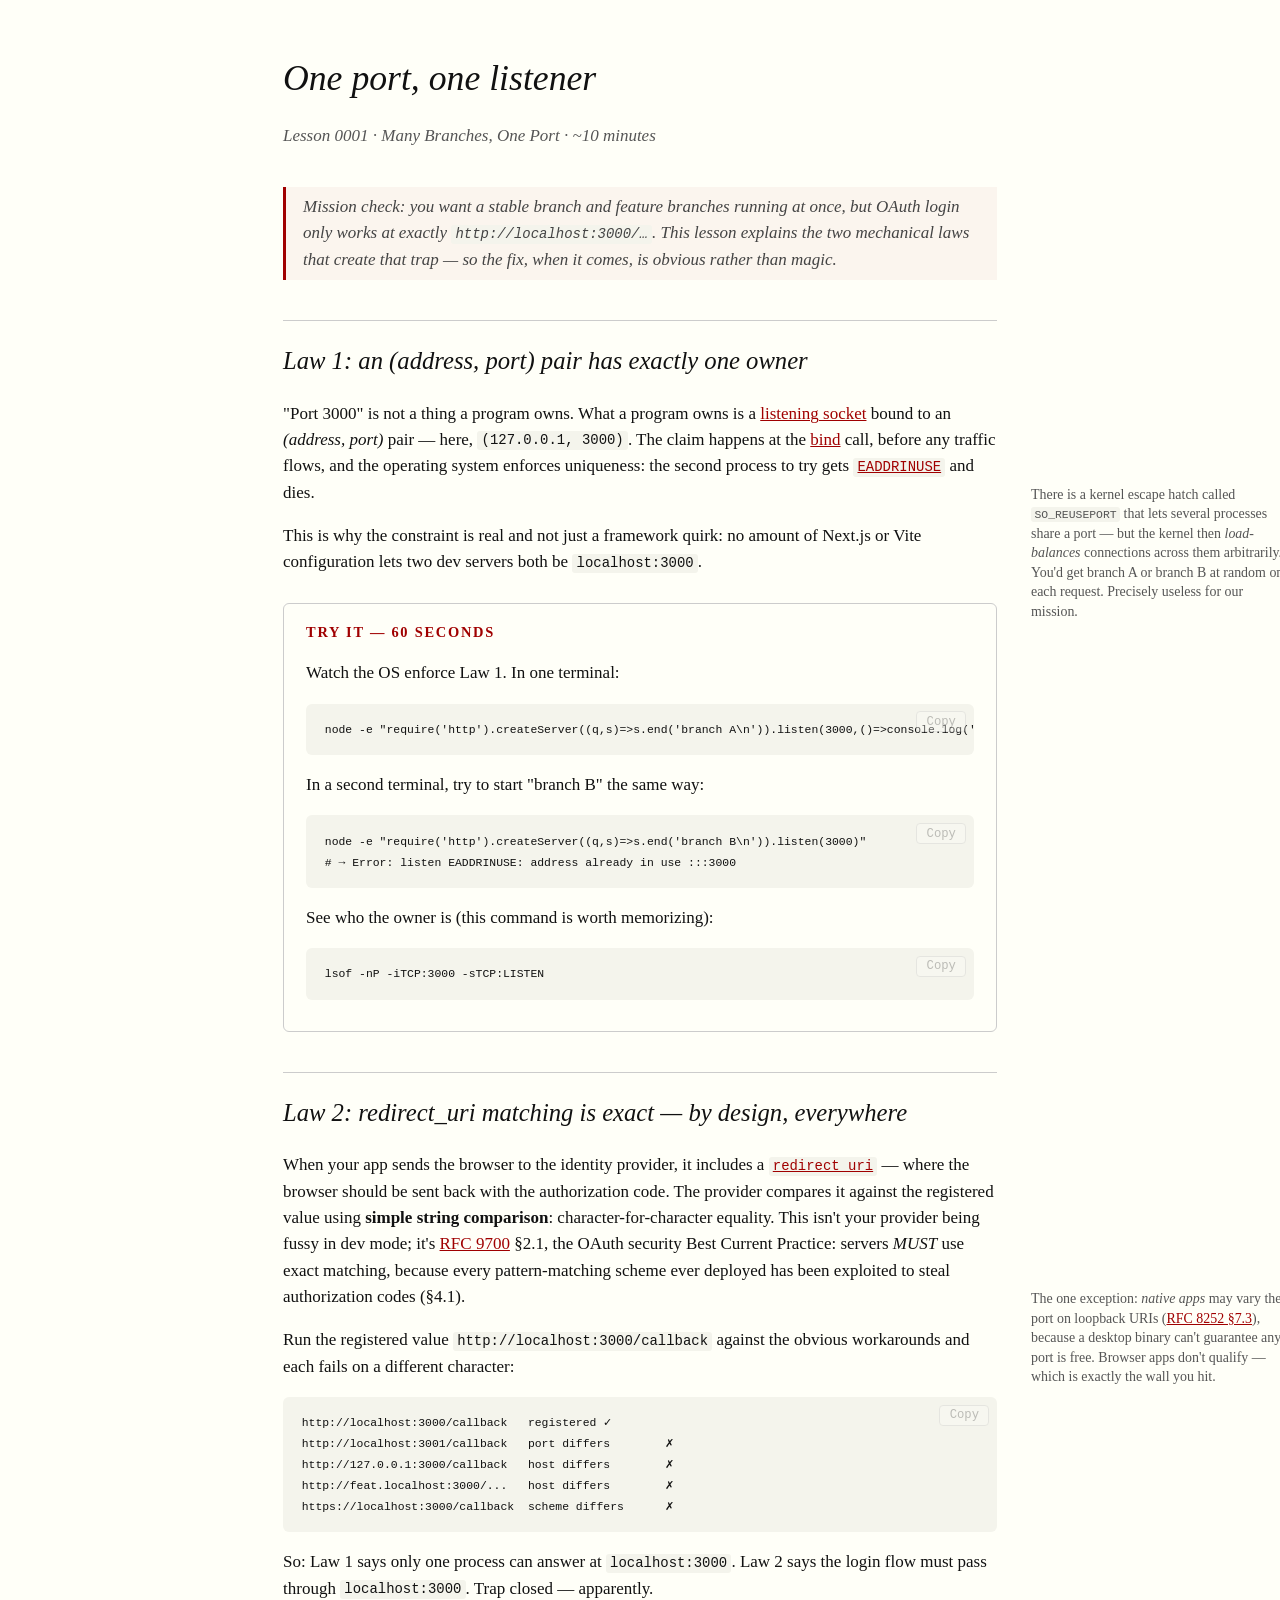
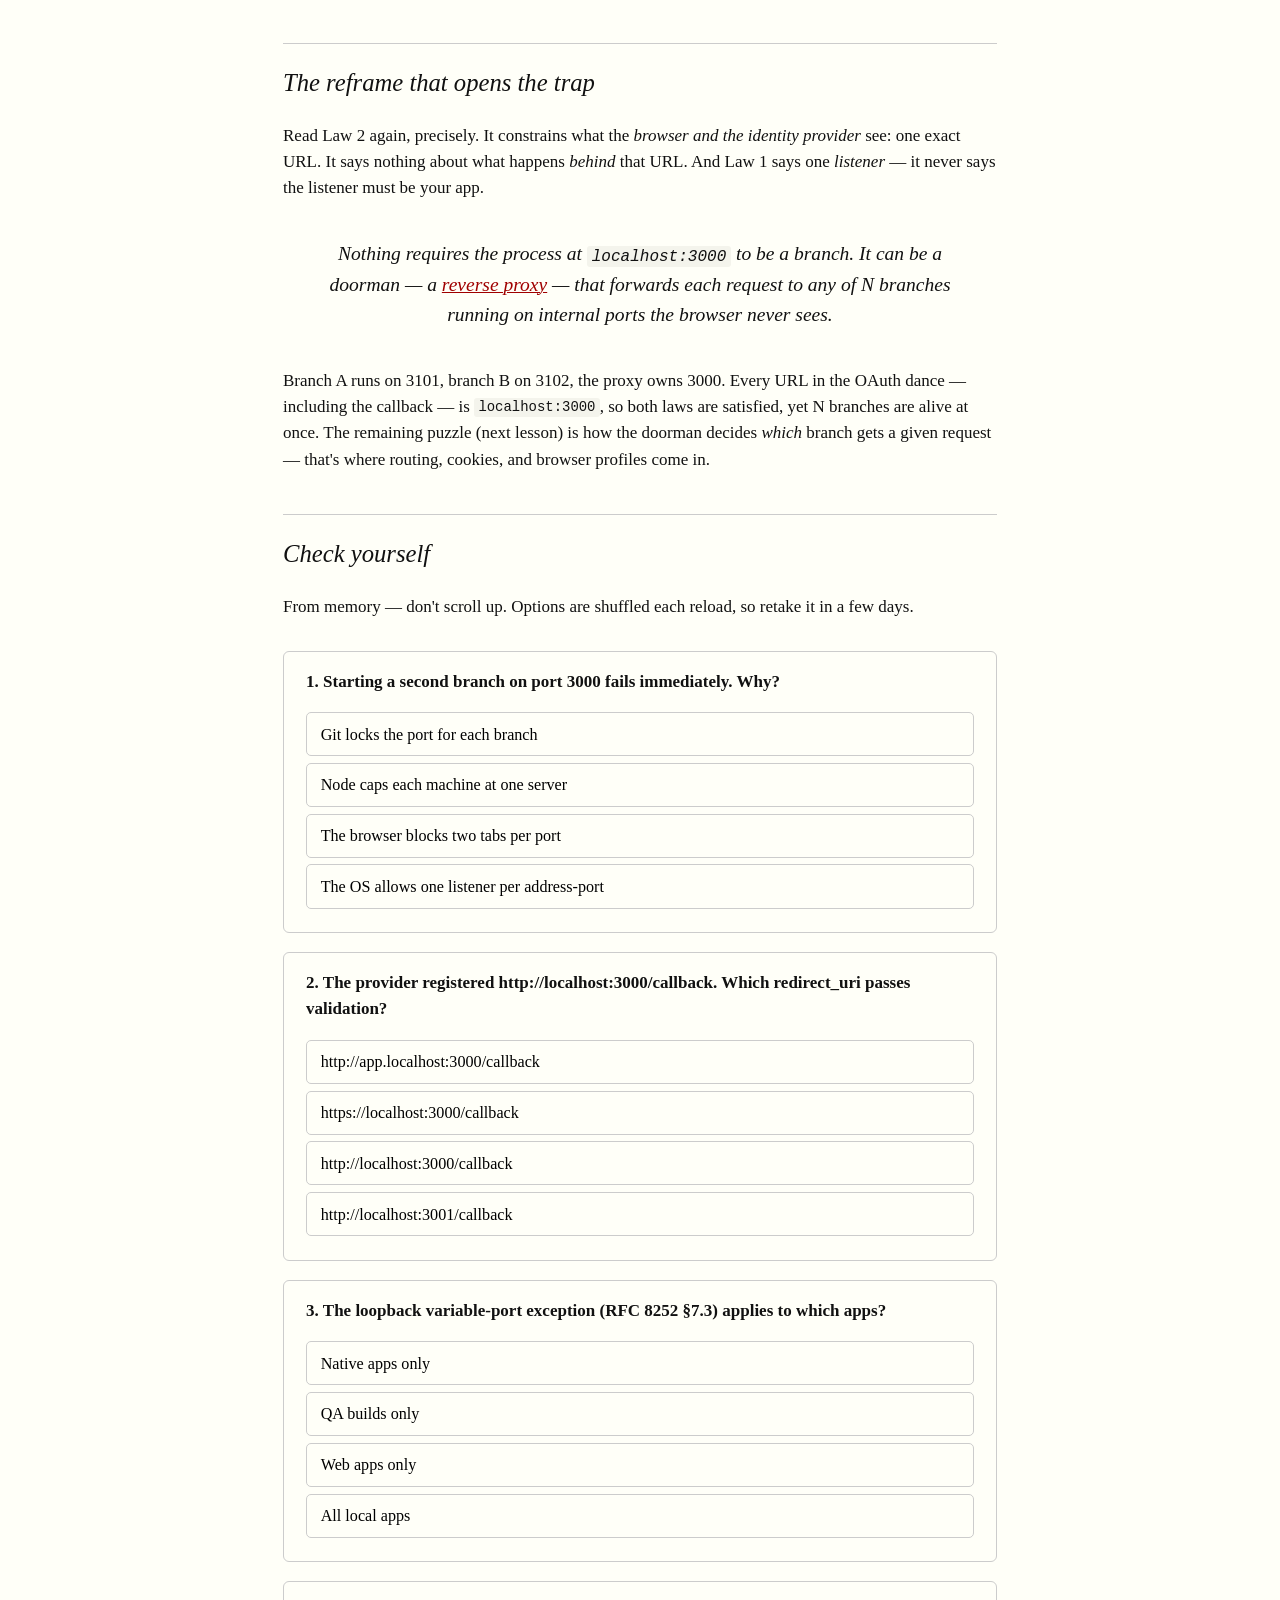
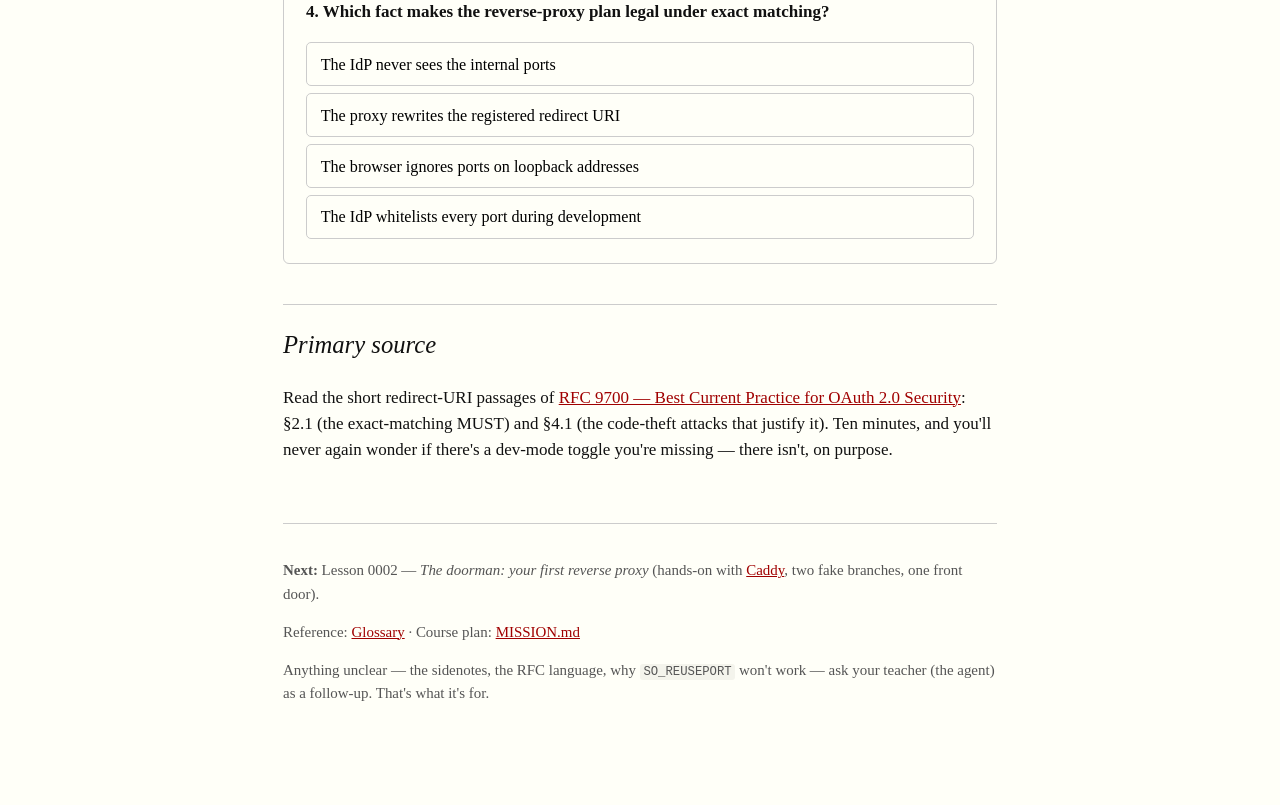
<file: lessons/0001-one-port-one-listener.html>
<!DOCTYPE html>
<html lang="en">
<head>
<meta charset="utf-8">
<meta name="viewport" content="width=device-width, initial-scale=1">
<title>Lesson 1 — One Port, One Listener</title>
<link rel="stylesheet" href="../assets/course.css">
</head>
<body>
<article>
  <h1>One port, one listener</h1>
  <p class="subtitle">Lesson 0001 · Many Branches, One Port · ~10 minutes</p>

  <p class="mission-tie">Mission check: you want a stable branch <em>and</em> feature branches
  running at once, but OAuth login only works at exactly <code>http://localhost:3000/…</code>.
  This lesson explains the two mechanical laws that create that trap — so the fix, when it
  comes, is obvious rather than magic.</p>

  <h2>Law 1: an (address, port) pair has exactly one owner</h2>

  <p>"Port 3000" is not a thing a program owns. What a program owns is a
  <a href="../reference/glossary.html#socket">listening socket</a> bound to an
  <em>(address,&nbsp;port)</em> pair — here, <code>(127.0.0.1, 3000)</code>. The claim happens at
  the <a href="../reference/glossary.html#bind">bind</a> call, before any traffic flows, and the
  operating system enforces uniqueness: the second process to try gets
  <a href="../reference/glossary.html#eaddrinuse"><code>EADDRINUSE</code></a> and dies.
  <span class="sidenote">There is a kernel escape hatch called <code>SO_REUSEPORT</code> that lets
  several processes share a port — but the kernel then <em>load-balances</em> connections across
  them arbitrarily. You'd get branch A or branch B at random on each request. Precisely useless
  for our mission.</span></p>

  <p>This is why the constraint is real and not just a framework quirk: no amount of Next.js or
  Vite configuration lets two dev servers both be <code>localhost:3000</code>.</p>

  <div class="try-it">
    <h3>Try it — 60 seconds</h3>
    <p>Watch the OS enforce Law 1. In one terminal:</p>
    <pre><code>node -e "require('http').createServer((q,s)=>s.end('branch A\n')).listen(3000,()=>console.log('A owns (127.0.0.1, 3000)'))"</code></pre>
    <p>In a second terminal, try to start "branch B" the same way:</p>
    <pre><code>node -e "require('http').createServer((q,s)=>s.end('branch B\n')).listen(3000)"
# → Error: listen EADDRINUSE: address already in use :::3000</code></pre>
    <p>See who the owner is (this command is worth memorizing):</p>
    <pre><code>lsof -nP -iTCP:3000 -sTCP:LISTEN</code></pre>
  </div>

  <h2>Law 2: redirect_uri matching is exact — by design, everywhere</h2>

  <p>When your app sends the browser to the identity provider, it includes a
  <a href="../reference/glossary.html#redirect-uri"><code>redirect_uri</code></a> — where the
  browser should be sent back with the authorization code. The provider compares it against the
  registered value using <strong>simple string comparison</strong>: character-for-character
  equality. This isn't your provider being fussy in dev mode; it's
  <a href="https://www.rfc-editor.org/rfc/rfc9700">RFC 9700</a> §2.1, the OAuth security
  Best Current Practice: servers <em>MUST</em> use exact matching, because every pattern-matching
  scheme ever deployed has been exploited to steal authorization codes (§4.1).
  <span class="sidenote">The one exception: <em>native apps</em> may vary the port on loopback
  URIs (<a href="https://www.rfc-editor.org/rfc/rfc8252#section-7.3">RFC 8252 §7.3</a>), because
  a desktop binary can't guarantee any port is free. Browser apps don't qualify — which is exactly
  the wall you hit.</span></p>

  <p>Run the registered value <code>http://localhost:3000/callback</code> against the obvious
  workarounds and each fails on a different character:</p>

  <pre><code>http://localhost:3000/callback   registered ✓
http://localhost:3001/callback   port differs        ✗
http://127.0.0.1:3000/callback   host differs        ✗
http://feat.localhost:3000/...   host differs        ✗
https://localhost:3000/callback  scheme differs      ✗</code></pre>

  <p>So: Law 1 says only one process can answer at <code>localhost:3000</code>. Law 2 says the
  login flow must pass through <code>localhost:3000</code>. Trap closed — apparently.</p>

  <h2>The reframe that opens the trap</h2>

  <p>Read Law 2 again, precisely. It constrains what the <em>browser and the identity provider</em>
  see: one exact URL. It says nothing about what happens <em>behind</em> that URL. And Law 1 says
  one <em>listener</em> — it never says the listener must be your app.</p>

  <p class="key-idea">Nothing requires the process at <code>localhost:3000</code> to be a branch.
  It can be a doorman — a <a href="../reference/glossary.html#reverse-proxy">reverse proxy</a> —
  that forwards each request to any of N branches running on internal ports the browser never
  sees.</p>

  <p>Branch A runs on 3101, branch B on 3102, the proxy owns 3000. Every URL in the OAuth dance —
  including the callback — is <code>localhost:3000</code>, so both laws are satisfied, yet N
  branches are alive at once. The remaining puzzle (next lesson) is how the doorman decides
  <em>which</em> branch gets a given request — that's where routing, cookies, and browser
  profiles come in.</p>

  <h2>Check yourself</h2>
  <p>From memory — don't scroll up. Options are shuffled each reload, so retake it in a few days.</p>

  <div class="quiz" id="quiz"></div>

  <h2>Primary source</h2>
  <p>Read the short redirect-URI passages of
  <a href="https://www.rfc-editor.org/rfc/rfc9700">RFC 9700 — Best Current Practice for OAuth 2.0
  Security</a>: §2.1 (the exact-matching MUST) and §4.1 (the code-theft attacks that justify it).
  Ten minutes, and you'll never again wonder if there's a dev-mode toggle you're missing — there
  isn't, on purpose.</p>

  <footer>
    <p><strong>Next:</strong> Lesson 0002 — <em>The doorman: your first reverse proxy</em>
    (hands-on with <a href="https://caddyserver.com/docs/quick-starts/reverse-proxy">Caddy</a>,
    two fake branches, one front door).</p>
    <p>Reference: <a href="../reference/glossary.html">Glossary</a> ·
    Course plan: <a href="../MISSION.md">MISSION.md</a></p>
    <p>Anything unclear — the sidenotes, the RFC language, why <code>SO_REUSEPORT</code> won't
    work — ask your teacher (the agent) as a follow-up. That's what it's for.</p>
  </footer>
</article>

<script src="../assets/copy.js"></script>
<script src="../assets/quiz.js"></script>
<script>
renderQuiz(document.getElementById('quiz'), [
  {
    stem: "Starting a second branch on port 3000 fails immediately. Why?",
    options: [
      "The OS allows one listener per address-port",
      "Node caps each machine at one server",
      "The browser blocks two tabs per port",
      "Git locks the port for each branch"
    ],
    answer: 0,
    explain: "Ownership is decided at bind time: one listening socket per (address, port) pair. The second bind gets EADDRINUSE from the kernel — no framework is involved."
  },
  {
    stem: "The provider registered http://localhost:3000/callback. Which redirect_uri passes validation?",
    options: [
      "http://localhost:3000/callback",
      "http://localhost:3001/callback",
      "https://localhost:3000/callback",
      "http://app.localhost:3000/callback"
    ],
    answer: 0,
    explain: "RFC 9700 §2.1 requires simple string comparison — character-for-character. A different port, scheme, or host each breaks equality."
  },
  {
    stem: "The loopback variable-port exception (RFC 8252 §7.3) applies to which apps?",
    options: [
      "Native apps only",
      "Web apps only",
      "QA builds only",
      "All local apps"
    ],
    answer: 0,
    explain: "Desktop/mobile binaries can't guarantee a fixed free port, so they alone may vary the loopback port. Browser-based apps get no exception — that's the wall you hit."
  },
  {
    stem: "Which fact makes the reverse-proxy plan legal under exact matching?",
    options: [
      "The IdP never sees the internal ports",
      "The IdP whitelists every port during development",
      "The proxy rewrites the registered redirect URI",
      "The browser ignores ports on loopback addresses"
    ],
    answer: 0,
    explain: "Every URL in the OAuth flow stays exactly localhost:3000. The proxy-to-branch hop happens server-side on your machine, invisible to both the browser and the identity provider."
  }
]);
</script>
</body>
</html>
</file>
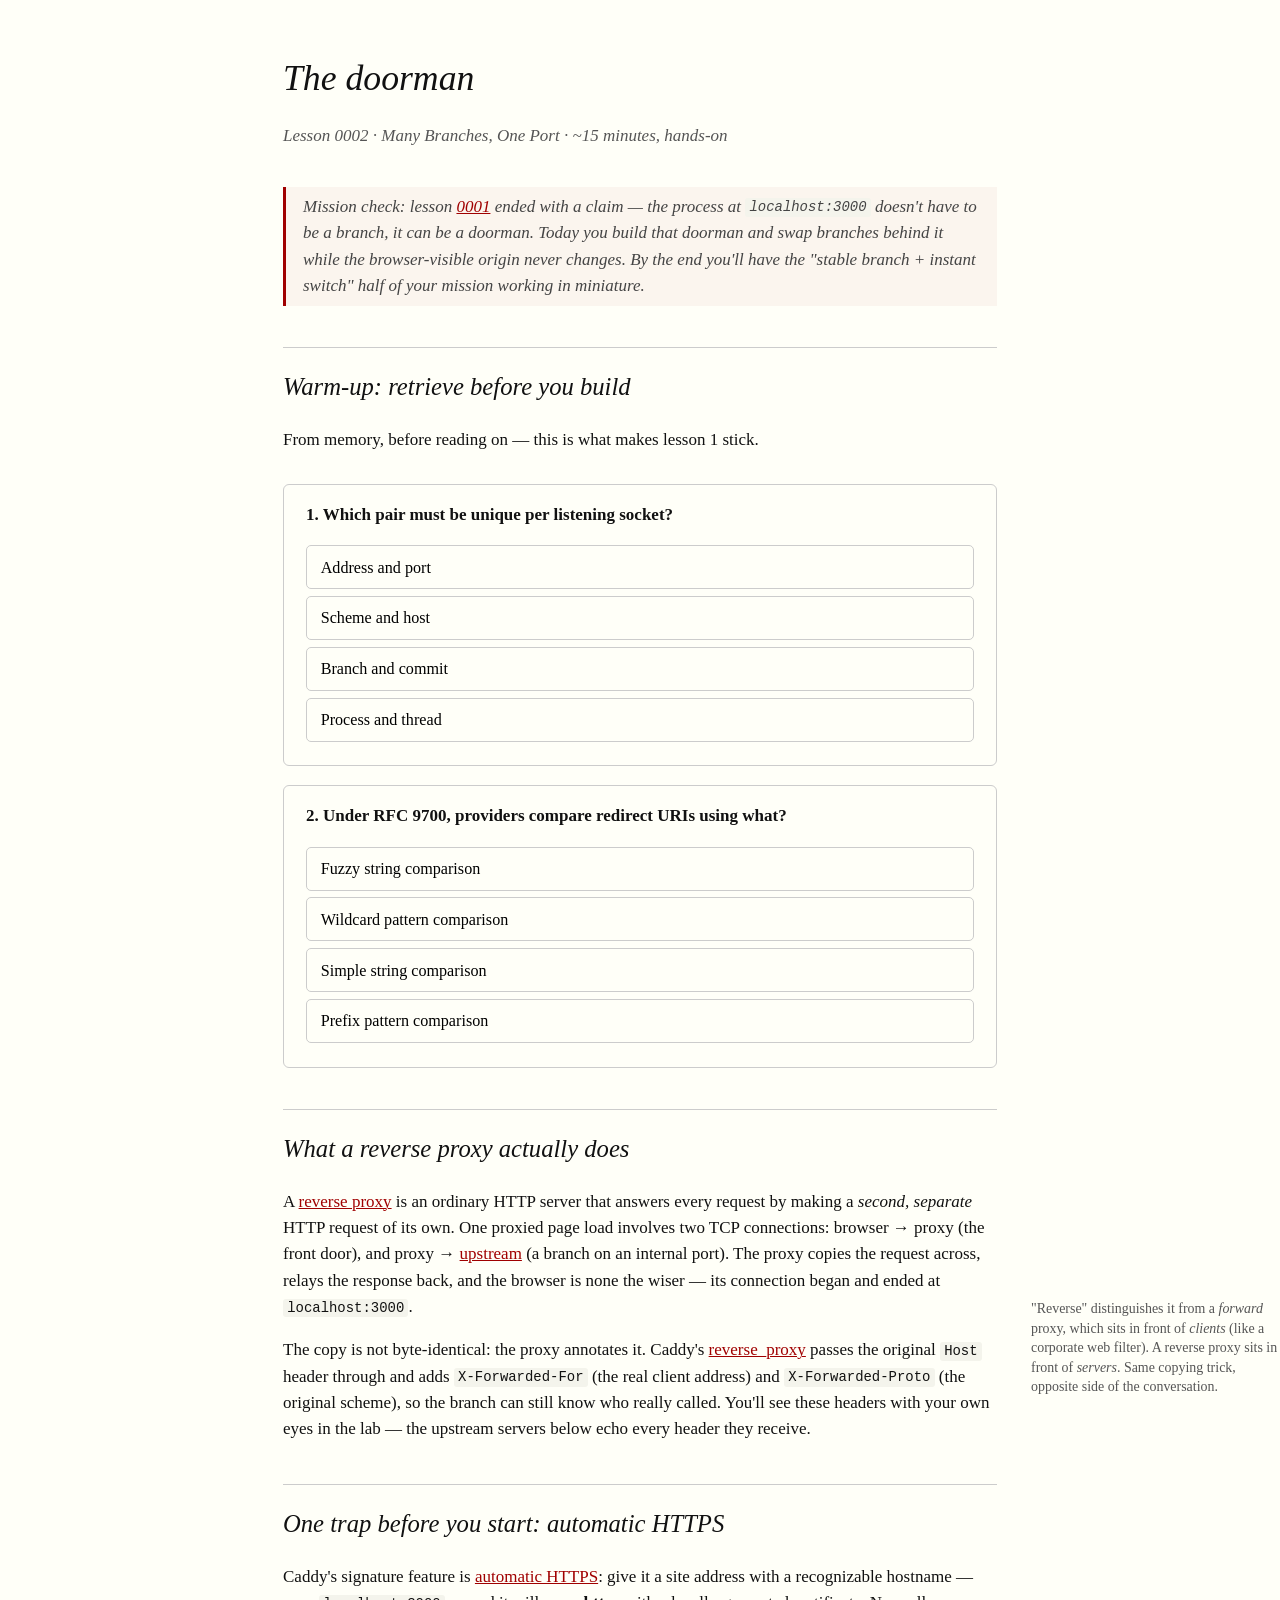
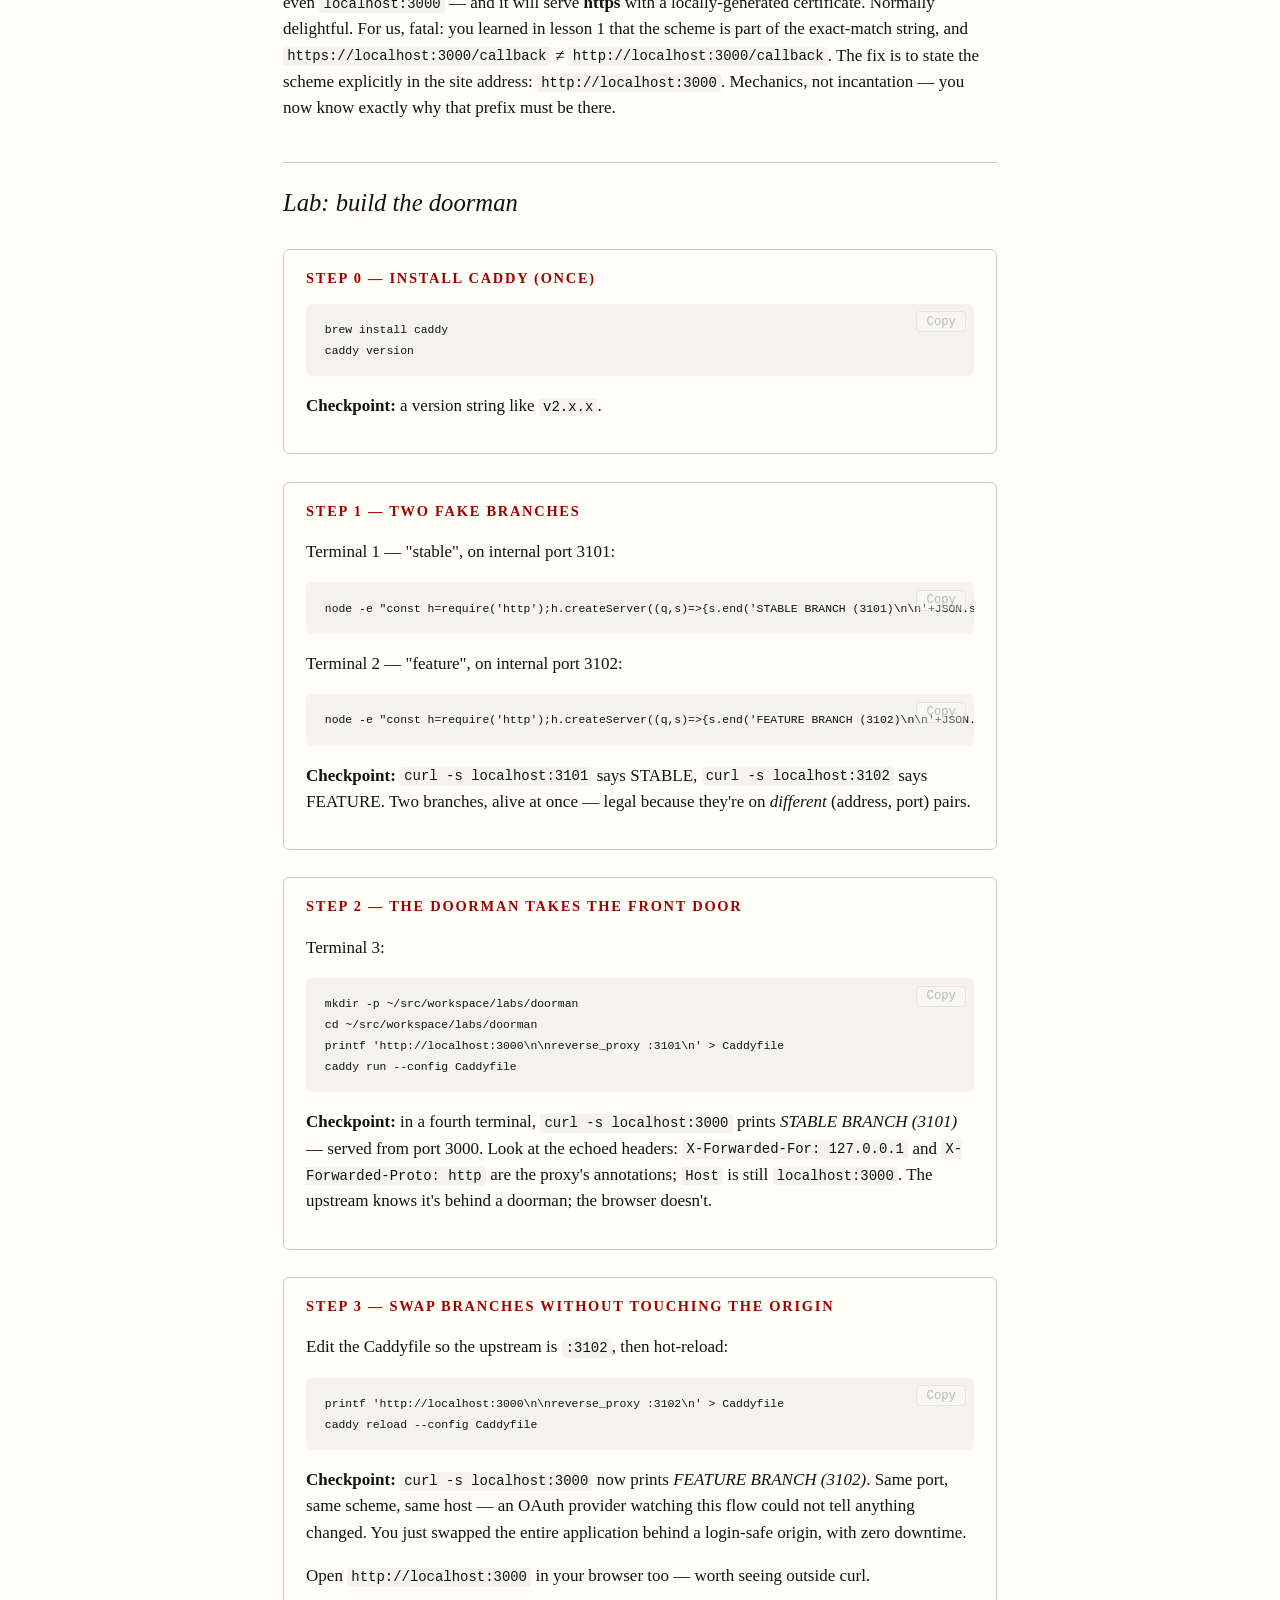
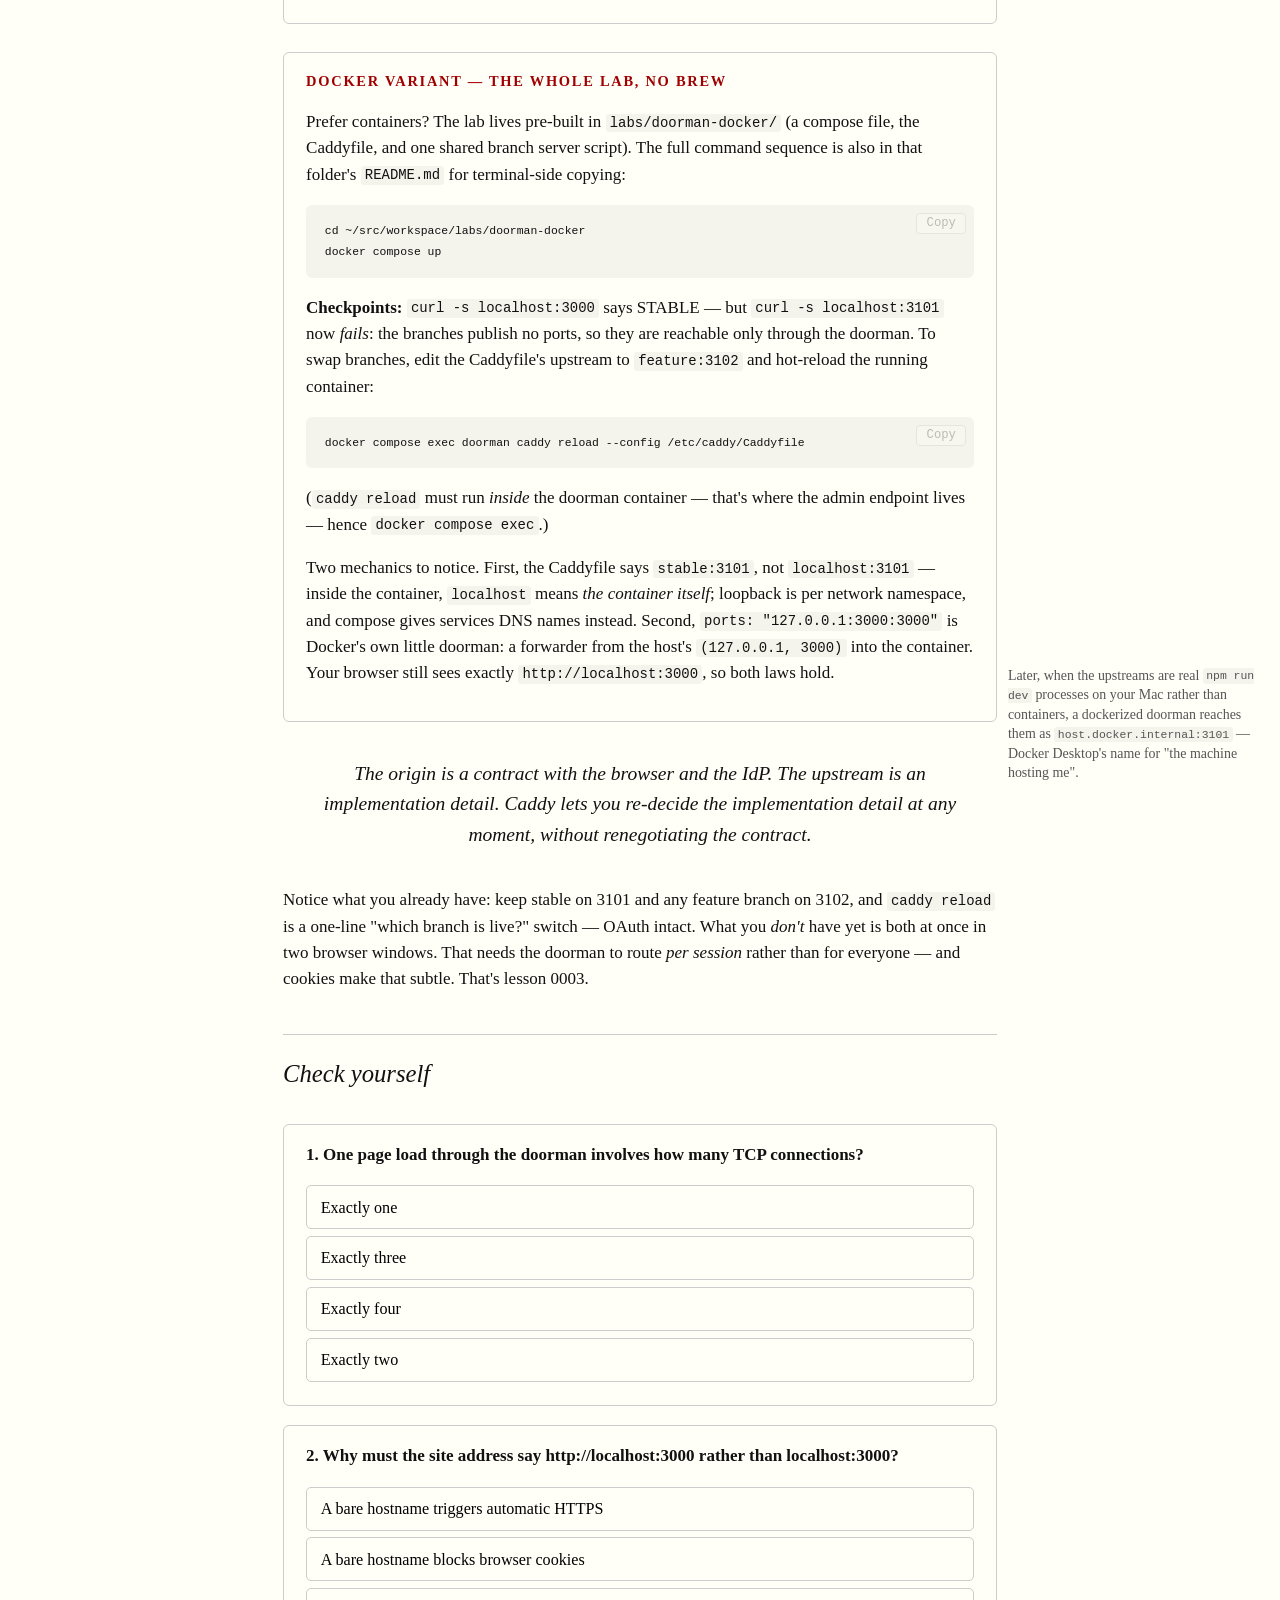
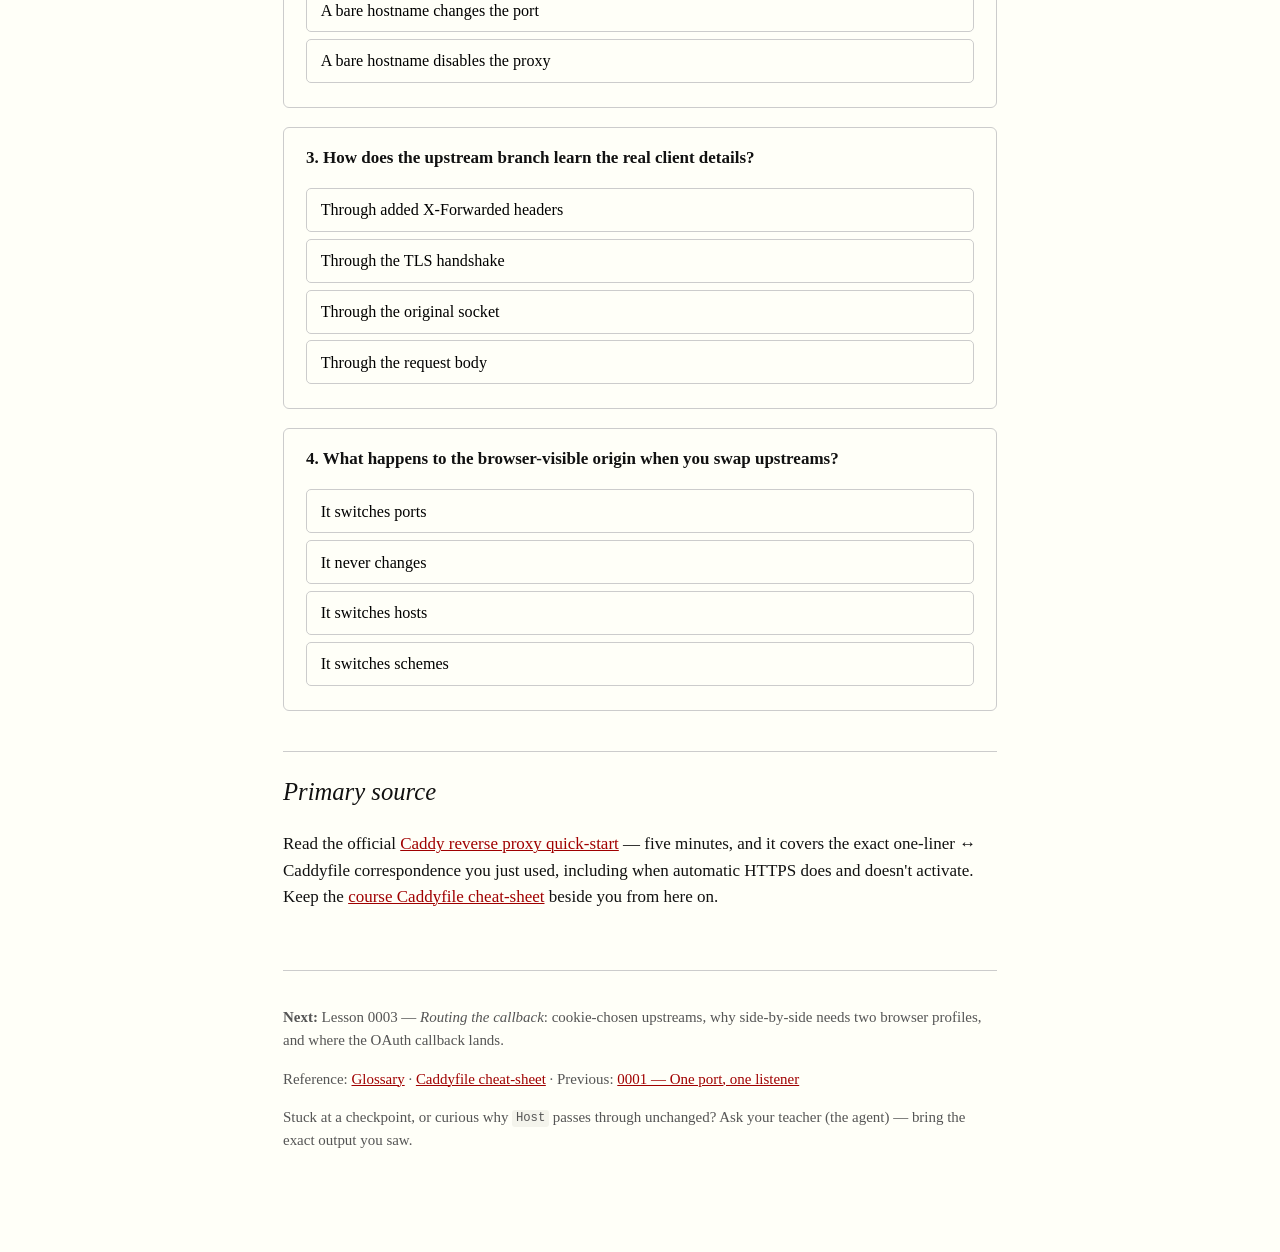
<file: lessons/0002-the-doorman.html>
<!DOCTYPE html>
<html lang="en">
<head>
<meta charset="utf-8">
<meta name="viewport" content="width=device-width, initial-scale=1">
<title>Lesson 2 — The Doorman</title>
<link rel="stylesheet" href="../assets/course.css">
</head>
<body>
<article>
  <h1>The doorman</h1>
  <p class="subtitle">Lesson 0002 · Many Branches, One Port · ~15 minutes, hands-on</p>

  <p class="mission-tie">Mission check: lesson <a href="0001-one-port-one-listener.html">0001</a>
  ended with a claim — the process at <code>localhost:3000</code> doesn't have to be a branch, it
  can be a doorman. Today you build that doorman and swap branches behind it while the
  browser-visible origin never changes. By the end you'll have the "stable branch + instant
  switch" half of your mission working in miniature.</p>

  <h2>Warm-up: retrieve before you build</h2>
  <p>From memory, before reading on — this is what makes lesson 1 stick.</p>
  <div class="quiz" id="warmup"></div>

  <h2>What a reverse proxy actually does</h2>

  <p>A <a href="../reference/glossary.html#reverse-proxy">reverse proxy</a> is an ordinary HTTP
  server that answers every request by making a <em>second, separate</em> HTTP request of its own.
  One proxied page load involves two TCP connections: browser&nbsp;→&nbsp;proxy (the front door),
  and proxy&nbsp;→&nbsp;<a href="../reference/glossary.html#upstream">upstream</a> (a branch on an
  internal port). The proxy copies the request across, relays the response back, and the browser
  is none the wiser — its connection began and ended at <code>localhost:3000</code>.
  <span class="sidenote">"Reverse" distinguishes it from a <em>forward</em> proxy, which sits in
  front of <em>clients</em> (like a corporate web filter). A reverse proxy sits in front of
  <em>servers</em>. Same copying trick, opposite side of the conversation.</span></p>

  <p>The copy is not byte-identical: the proxy annotates it. Caddy's
  <a href="https://caddyserver.com/docs/caddyfile/directives/reverse_proxy">reverse_proxy</a>
  passes the original <code>Host</code> header through and adds <code>X-Forwarded-For</code>
  (the real client address) and <code>X-Forwarded-Proto</code> (the original scheme), so the
  branch can still know who really called. You'll see these headers with your own eyes in the
  lab — the upstream servers below echo every header they receive.</p>

  <h2>One trap before you start: automatic HTTPS</h2>

  <p>Caddy's signature feature is
  <a href="https://caddyserver.com/docs/automatic-https">automatic HTTPS</a>: give it a site
  address with a recognizable hostname — even <code>localhost:3000</code> — and it will serve
  <strong>https</strong> with a locally-generated certificate. Normally delightful. For us,
  fatal: you learned in lesson 1 that the scheme is part of the exact-match string, and
  <code>https://localhost:3000/callback</code> ≠ <code>http://localhost:3000/callback</code>.
  The fix is to state the scheme explicitly in the site address: <code>http://localhost:3000</code>.
  Mechanics, not incantation — you now know exactly why that prefix must be there.</p>

  <h2>Lab: build the doorman</h2>

  <div class="try-it">
    <h3>Step 0 — Install Caddy (once)</h3>
    <pre><code>brew install caddy
caddy version</code></pre>
    <p><strong>Checkpoint:</strong> a version string like <code>v2.x.x</code>.</p>
  </div>

  <div class="try-it">
    <h3>Step 1 — Two fake branches</h3>
    <p>Terminal 1 — "stable", on internal port 3101:</p>
    <pre><code>node -e "const h=require('http');h.createServer((q,s)=>{s.end('STABLE BRANCH (3101)\n\n'+JSON.stringify(q.headers,null,2)+'\n')}).listen(3101,()=>console.log('stable up on 3101'))"</code></pre>
    <p>Terminal 2 — "feature", on internal port 3102:</p>
    <pre><code>node -e "const h=require('http');h.createServer((q,s)=>{s.end('FEATURE BRANCH (3102)\n\n'+JSON.stringify(q.headers,null,2)+'\n')}).listen(3102,()=>console.log('feature up on 3102'))"</code></pre>
    <p><strong>Checkpoint:</strong> <code>curl -s localhost:3101</code> says STABLE,
    <code>curl -s localhost:3102</code> says FEATURE. Two branches, alive at once — legal because
    they're on <em>different</em> (address, port) pairs.</p>
  </div>

  <div class="try-it">
    <h3>Step 2 — The doorman takes the front door</h3>
    <p>Terminal 3:</p>
    <pre><code>mkdir -p ~/src/workspace/labs/doorman
cd ~/src/workspace/labs/doorman
printf 'http://localhost:3000\n\nreverse_proxy :3101\n' > Caddyfile
caddy run --config Caddyfile</code></pre>
    <p><strong>Checkpoint:</strong> in a fourth terminal,
    <code>curl -s localhost:3000</code> prints <em>STABLE BRANCH (3101)</em> — served from port
    3000. Look at the echoed headers: <code>X-Forwarded-For: 127.0.0.1</code> and
    <code>X-Forwarded-Proto: http</code> are the proxy's annotations; <code>Host</code> is still
    <code>localhost:3000</code>. The upstream knows it's behind a doorman; the browser doesn't.</p>
  </div>

  <div class="try-it">
    <h3>Step 3 — Swap branches without touching the origin</h3>
    <p>Edit the Caddyfile so the upstream is <code>:3102</code>, then hot-reload:</p>
    <pre><code>printf 'http://localhost:3000\n\nreverse_proxy :3102\n' > Caddyfile
caddy reload --config Caddyfile</code></pre>
    <p><strong>Checkpoint:</strong> <code>curl -s localhost:3000</code> now prints
    <em>FEATURE BRANCH (3102)</em>. Same port, same scheme, same host — an OAuth provider
    watching this flow could not tell anything changed. You just swapped the entire application
    behind a login-safe origin, with zero downtime.</p>
    <p>Open <code>http://localhost:3000</code> in your browser too — worth seeing outside curl.</p>
  </div>

  <div class="try-it">
    <h3>Docker variant — the whole lab, no brew</h3>
    <p>Prefer containers? The lab lives pre-built in <code>labs/doorman-docker/</code>
    (a compose file, the Caddyfile, and one shared branch server script). The full command
    sequence is also in that folder's <code>README.md</code> for terminal-side copying:</p>
    <pre><code>cd ~/src/workspace/labs/doorman-docker
docker compose up</code></pre>
    <p><strong>Checkpoints:</strong> <code>curl -s localhost:3000</code> says STABLE — but
    <code>curl -s localhost:3101</code> now <em>fails</em>: the branches publish no ports, so they
    are reachable only through the doorman. To swap branches, edit the Caddyfile's upstream to
    <code>feature:3102</code> and hot-reload the running container:</p>
    <pre><code>docker compose exec doorman caddy reload --config /etc/caddy/Caddyfile</code></pre>
    <p>(<code>caddy reload</code> must run <em>inside</em> the doorman container — that's where
    the admin endpoint lives — hence <code>docker compose exec</code>.)</p>
    <p>Two mechanics to notice. First, the Caddyfile says <code>stable:3101</code>, not
    <code>localhost:3101</code> — inside the container, <code>localhost</code> means <em>the
    container itself</em>; loopback is per network namespace, and compose gives services DNS names
    instead. Second, <code>ports: "127.0.0.1:3000:3000"</code> is Docker's own little doorman: a
    forwarder from the host's <code>(127.0.0.1, 3000)</code> into the container. Your browser
    still sees exactly <code>http://localhost:3000</code>, so both laws hold.
    <span class="sidenote">Later, when the upstreams are real <code>npm run dev</code> processes
    on your Mac rather than containers, a dockerized doorman reaches them as
    <code>host.docker.internal:3101</code> — Docker Desktop's name for "the machine hosting
    me".</span></p>
  </div>

  <p class="key-idea">The origin is a contract with the browser and the IdP.
  The upstream is an implementation detail. Caddy lets you re-decide the
  implementation detail at any moment, without renegotiating the contract.</p>

  <p>Notice what you already have: keep stable on 3101 and any feature branch on 3102, and
  <code>caddy reload</code> is a one-line "which branch is live?" switch — OAuth intact. What you
  <em>don't</em> have yet is both at once in two browser windows. That needs the doorman to route
  <em>per session</em> rather than for everyone — and cookies make that subtle. That's lesson
  0003.</p>

  <h2>Check yourself</h2>
  <div class="quiz" id="quiz"></div>

  <h2>Primary source</h2>
  <p>Read the official
  <a href="https://caddyserver.com/docs/quick-starts/reverse-proxy">Caddy reverse proxy
  quick-start</a> — five minutes, and it covers the exact one-liner ↔ Caddyfile correspondence
  you just used, including when automatic HTTPS does and doesn't activate. Keep the
  <a href="../reference/caddyfile-cheatsheet.html">course Caddyfile cheat-sheet</a> beside you
  from here on.</p>

  <footer>
    <p><strong>Next:</strong> Lesson 0003 — <em>Routing the callback</em>: cookie-chosen
    upstreams, why side-by-side needs two browser profiles, and where the OAuth callback lands.</p>
    <p>Reference: <a href="../reference/glossary.html">Glossary</a> ·
    <a href="../reference/caddyfile-cheatsheet.html">Caddyfile cheat-sheet</a> ·
    Previous: <a href="0001-one-port-one-listener.html">0001 — One port, one listener</a></p>
    <p>Stuck at a checkpoint, or curious why <code>Host</code> passes through unchanged? Ask your
    teacher (the agent) — bring the exact output you saw.</p>
  </footer>
</article>

<script src="../assets/copy.js"></script>
<script src="../assets/quiz.js"></script>
<script>
renderQuiz(document.getElementById('warmup'), [
  {
    stem: "Which pair must be unique per listening socket?",
    options: ["Address and port", "Process and thread", "Branch and commit", "Scheme and host"],
    answer: 0,
    explain: "Ownership is claimed at bind time over an (address, port) pair — that's why 3101 and 3102 can coexist but two servers on 3000 cannot."
  },
  {
    stem: "Under RFC 9700, providers compare redirect URIs using what?",
    options: ["Simple string comparison", "Prefix pattern comparison", "Wildcard pattern comparison", "Fuzzy string comparison"],
    answer: 0,
    explain: "Character-for-character equality (RFC 3986 §6.2.1). Scheme, host, port, and path must all match — which is why the doorman must preserve all four."
  }
]);

renderQuiz(document.getElementById('quiz'), [
  {
    stem: "One page load through the doorman involves how many TCP connections?",
    options: ["Exactly two", "Exactly one", "Exactly three", "Exactly four"],
    answer: 0,
    explain: "Browser→proxy and proxy→upstream are separate connections. That separation is the whole trick: each side only knows its own half."
  },
  {
    stem: "Why must the site address say http://localhost:3000 rather than localhost:3000?",
    options: [
      "A bare hostname triggers automatic HTTPS",
      "A bare hostname disables the proxy",
      "A bare hostname changes the port",
      "A bare hostname blocks browser cookies"
    ],
    answer: 0,
    explain: "Caddy auto-serves HTTPS for recognizable hostnames — and https ≠ http under exact string matching, so the login flow would break."
  },
  {
    stem: "How does the upstream branch learn the real client details?",
    options: [
      "Through added X-Forwarded headers",
      "Through the original socket",
      "Through the TLS handshake",
      "Through the request body"
    ],
    answer: 0,
    explain: "The upstream's TCP peer is the proxy, not the browser — so Caddy annotates the copied request with X-Forwarded-For and X-Forwarded-Proto."
  },
  {
    stem: "What happens to the browser-visible origin when you swap upstreams?",
    options: ["It never changes", "It switches ports", "It switches schemes", "It switches hosts"],
    answer: 0,
    explain: "The swap is entirely behind the front door. Origin — scheme + host + port — stays http://localhost:3000, which is why OAuth and cookies survive the switch."
  }
]);
</script>
</body>
</html>
</file>
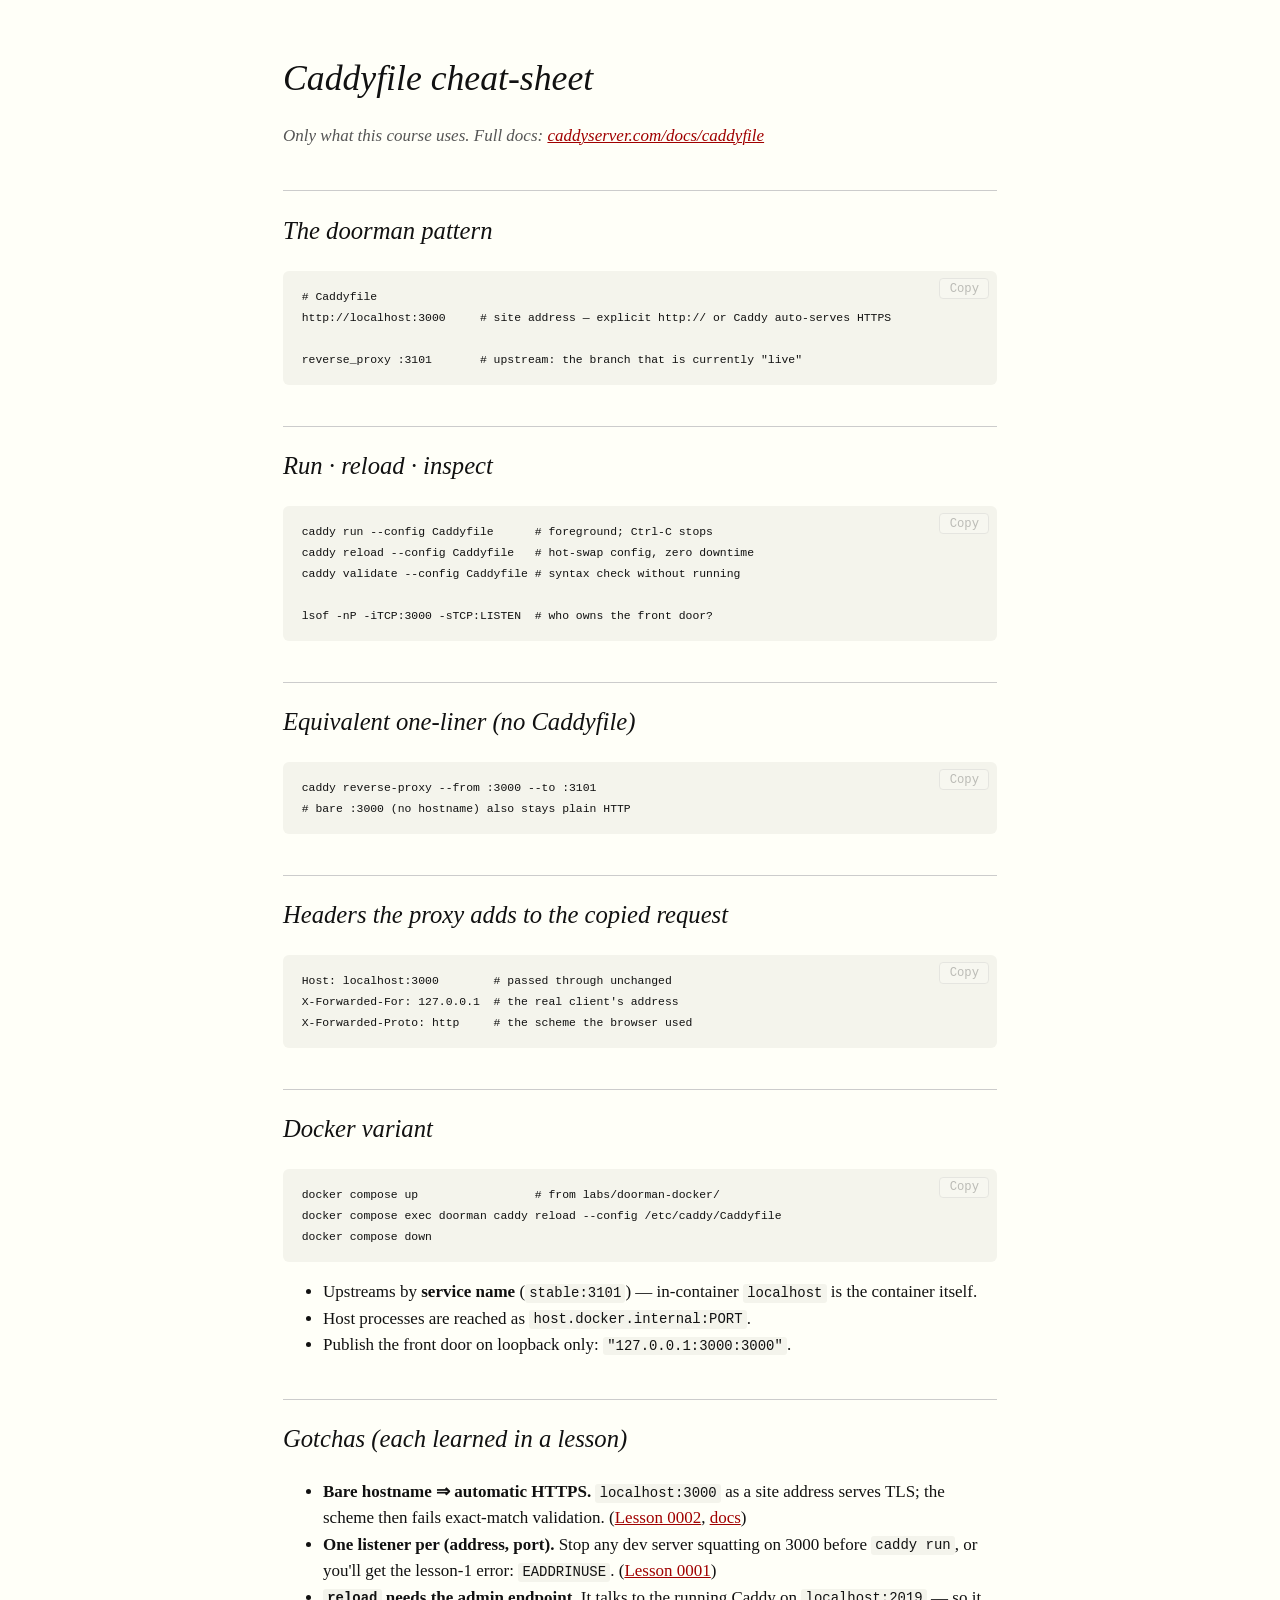
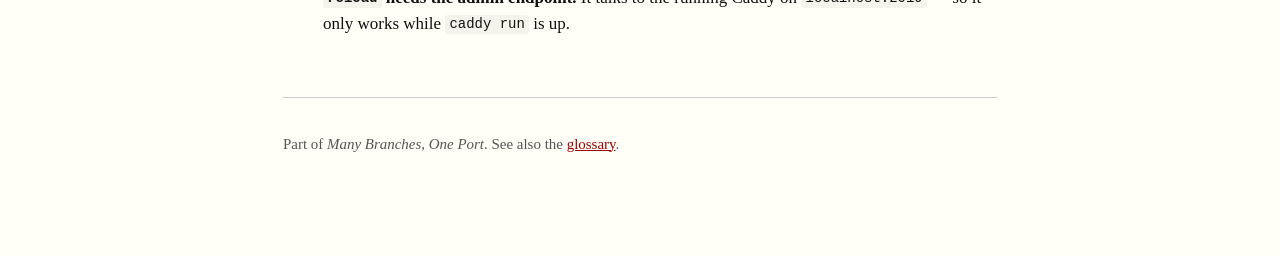
<file: reference/caddyfile-cheatsheet.html>
<!DOCTYPE html>
<html lang="en">
<head>
<meta charset="utf-8">
<meta name="viewport" content="width=device-width, initial-scale=1">
<title>Caddyfile Cheat-Sheet — Many Branches, One Port</title>
<link rel="stylesheet" href="../assets/course.css">
</head>
<body>
<article>
  <h1>Caddyfile cheat-sheet</h1>
  <p class="subtitle">Only what this course uses. Full docs:
  <a href="https://caddyserver.com/docs/caddyfile">caddyserver.com/docs/caddyfile</a></p>

  <h2>The doorman pattern</h2>
  <pre><code># Caddyfile
http://localhost:3000     # site address — explicit http:// or Caddy auto-serves HTTPS

reverse_proxy :3101       # upstream: the branch that is currently "live"</code></pre>

  <h2>Run · reload · inspect</h2>
  <pre><code>caddy run --config Caddyfile      # foreground; Ctrl-C stops
caddy reload --config Caddyfile   # hot-swap config, zero downtime
caddy validate --config Caddyfile # syntax check without running

lsof -nP -iTCP:3000 -sTCP:LISTEN  # who owns the front door?</code></pre>

  <h2>Equivalent one-liner (no Caddyfile)</h2>
  <pre><code>caddy reverse-proxy --from :3000 --to :3101
# bare :3000 (no hostname) also stays plain HTTP</code></pre>

  <h2>Headers the proxy adds to the copied request</h2>
  <pre><code>Host: localhost:3000        # passed through unchanged
X-Forwarded-For: 127.0.0.1  # the real client's address
X-Forwarded-Proto: http     # the scheme the browser used</code></pre>

  <h2>Docker variant</h2>
  <pre><code>docker compose up                 # from labs/doorman-docker/
docker compose exec doorman caddy reload --config /etc/caddy/Caddyfile
docker compose down</code></pre>
  <ul>
    <li>Upstreams by <strong>service name</strong> (<code>stable:3101</code>) — in-container
      <code>localhost</code> is the container itself.</li>
    <li>Host processes are reached as <code>host.docker.internal:PORT</code>.</li>
    <li>Publish the front door on loopback only: <code>"127.0.0.1:3000:3000"</code>.</li>
  </ul>

  <h2>Gotchas (each learned in a lesson)</h2>
  <ul>
    <li><strong>Bare hostname ⇒ automatic HTTPS.</strong> <code>localhost:3000</code> as a site
      address serves TLS; the scheme then fails exact-match validation.
      (<a href="../lessons/0002-the-doorman.html">Lesson 0002</a>,
      <a href="https://caddyserver.com/docs/automatic-https">docs</a>)</li>
    <li><strong>One listener per (address, port).</strong> Stop any dev server squatting on 3000
      before <code>caddy run</code>, or you'll get the lesson-1 error: <code>EADDRINUSE</code>.
      (<a href="../lessons/0001-one-port-one-listener.html">Lesson 0001</a>)</li>
    <li><strong><code>reload</code> needs the admin endpoint.</strong> It talks to the running
      Caddy on <code>localhost:2019</code> — so it only works while <code>caddy run</code> is up.</li>
  </ul>

  <footer>
    <p>Part of <em>Many Branches, One Port</em>. See also the
    <a href="glossary.html">glossary</a>.</p>
  </footer>
</article>
<script src="../assets/copy.js"></script>
</body>
</html>
</file>
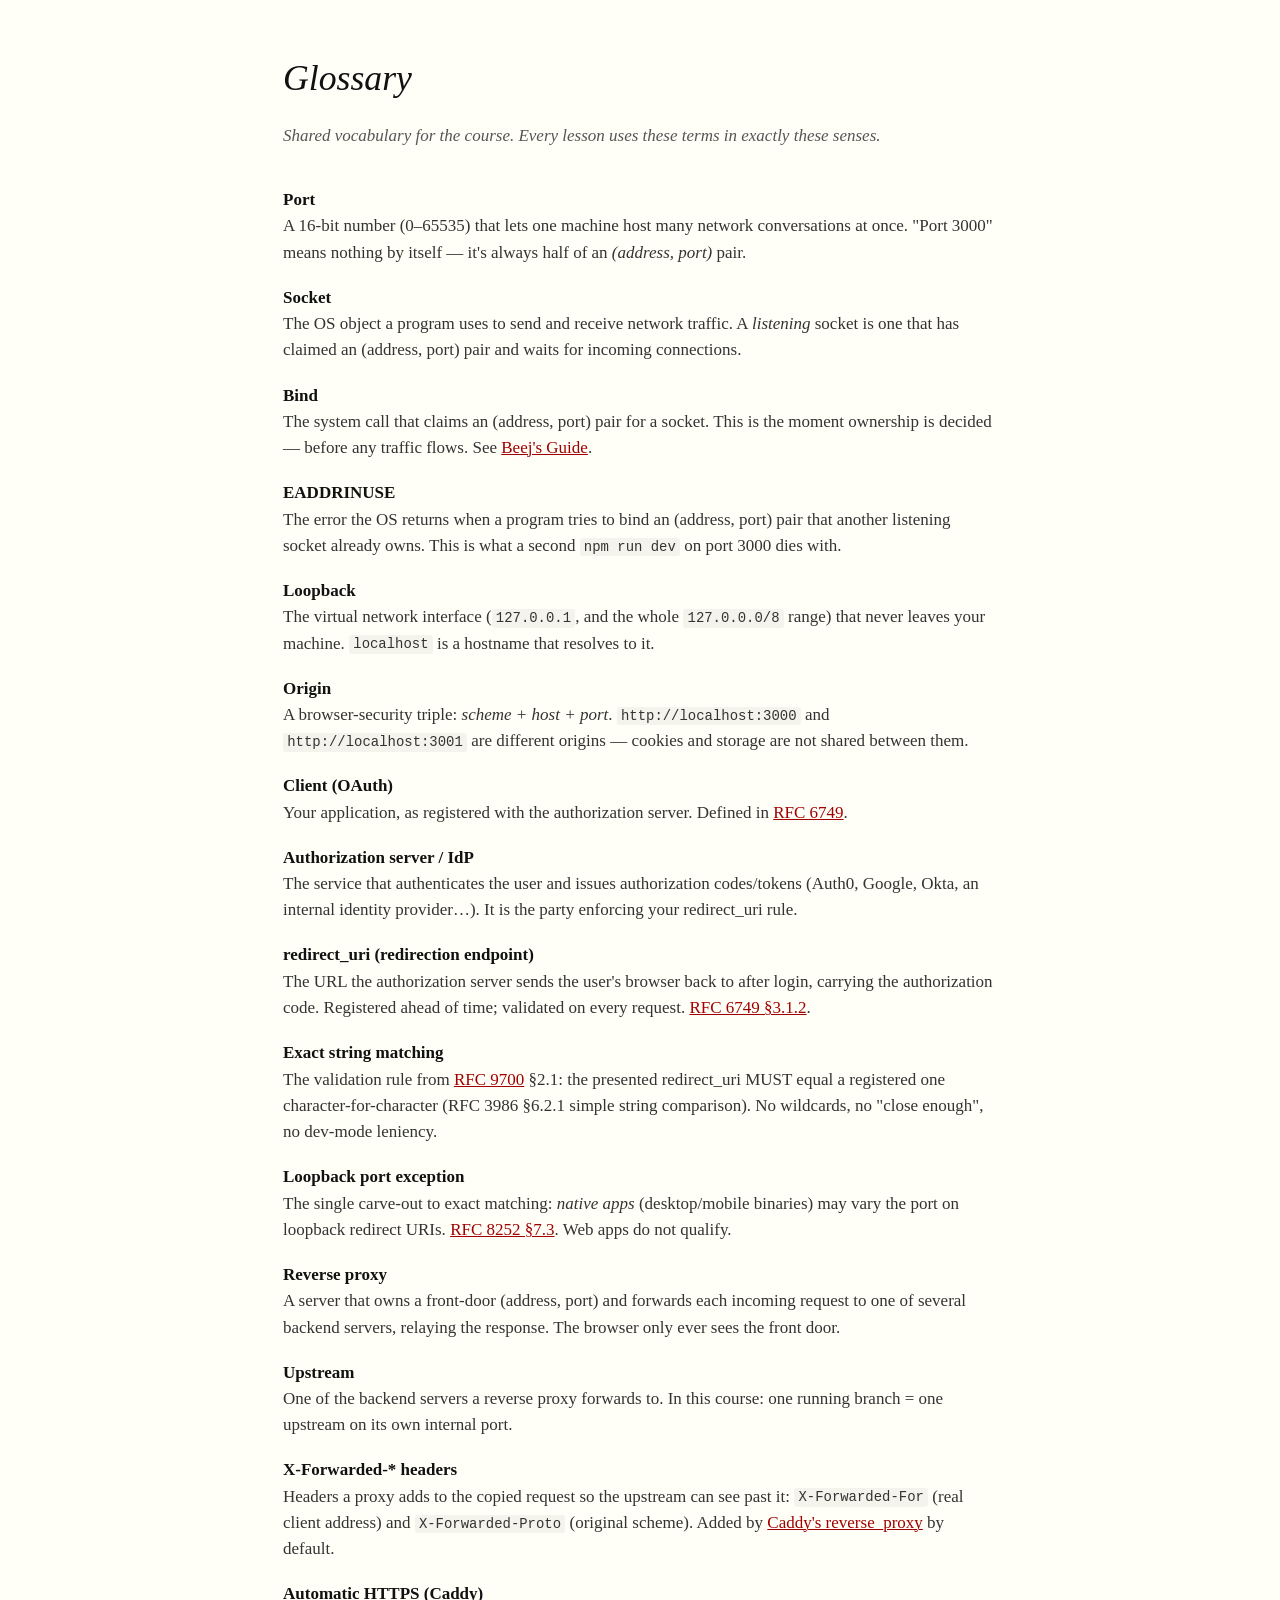
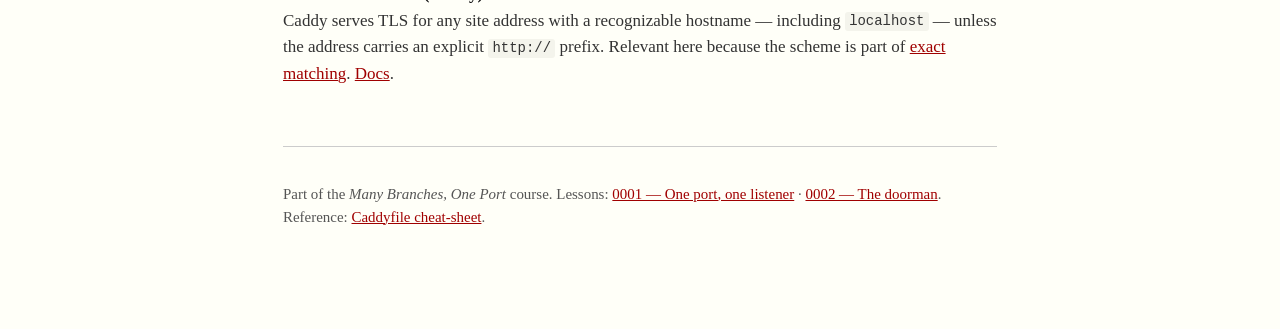
<file: reference/glossary.html>
<!DOCTYPE html>
<html lang="en">
<head>
<meta charset="utf-8">
<meta name="viewport" content="width=device-width, initial-scale=1">
<title>Glossary — Many Branches, One Port</title>
<link rel="stylesheet" href="../assets/course.css">
<style>
  dt { font-weight: 600; margin-top: 1.1rem; }
  dd { margin-left: 0; color: #333; }
</style>
</head>
<body>
<article>
  <h1>Glossary</h1>
  <p class="subtitle">Shared vocabulary for the course. Every lesson uses these terms in exactly these senses.</p>

  <dl>
    <dt id="port">Port</dt>
    <dd>A 16-bit number (0–65535) that lets one machine host many network conversations at once. "Port 3000" means nothing by itself — it's always half of an <em>(address, port)</em> pair.</dd>

    <dt id="socket">Socket</dt>
    <dd>The OS object a program uses to send and receive network traffic. A <em>listening</em> socket is one that has claimed an (address, port) pair and waits for incoming connections.</dd>

    <dt id="bind">Bind</dt>
    <dd>The system call that claims an (address, port) pair for a socket. This is the moment ownership is decided — before any traffic flows. See <a href="https://beej.us/guide/bgnet/">Beej's Guide</a>.</dd>

    <dt id="eaddrinuse">EADDRINUSE</dt>
    <dd>The error the OS returns when a program tries to bind an (address, port) pair that another listening socket already owns. This is what a second <code>npm run dev</code> on port 3000 dies with.</dd>

    <dt id="loopback">Loopback</dt>
    <dd>The virtual network interface (<code>127.0.0.1</code>, and the whole <code>127.0.0.0/8</code> range) that never leaves your machine. <code>localhost</code> is a hostname that resolves to it.</dd>

    <dt id="origin">Origin</dt>
    <dd>A browser-security triple: <em>scheme + host + port</em>. <code>http://localhost:3000</code> and <code>http://localhost:3001</code> are different origins — cookies and storage are not shared between them.</dd>

    <dt id="client">Client (OAuth)</dt>
    <dd>Your application, as registered with the authorization server. Defined in <a href="https://www.rfc-editor.org/rfc/rfc6749">RFC 6749</a>.</dd>

    <dt id="authorization-server">Authorization server / IdP</dt>
    <dd>The service that authenticates the user and issues authorization codes/tokens (Auth0, Google, Okta, an internal identity provider…). It is the party enforcing your redirect_uri rule.</dd>

    <dt id="redirect-uri">redirect_uri (redirection endpoint)</dt>
    <dd>The URL the authorization server sends the user's browser back to after login, carrying the authorization code. Registered ahead of time; validated on every request. <a href="https://www.rfc-editor.org/rfc/rfc6749#section-3.1.2">RFC 6749 §3.1.2</a>.</dd>

    <dt id="exact-matching">Exact string matching</dt>
    <dd>The validation rule from <a href="https://www.rfc-editor.org/rfc/rfc9700">RFC 9700</a> §2.1: the presented redirect_uri MUST equal a registered one character-for-character (RFC 3986 §6.2.1 simple string comparison). No wildcards, no "close enough", no dev-mode leniency.</dd>

    <dt id="loopback-exception">Loopback port exception</dt>
    <dd>The single carve-out to exact matching: <em>native apps</em> (desktop/mobile binaries) may vary the port on loopback redirect URIs. <a href="https://www.rfc-editor.org/rfc/rfc8252#section-7.3">RFC 8252 §7.3</a>. Web apps do not qualify.</dd>

    <dt id="reverse-proxy">Reverse proxy</dt>
    <dd>A server that owns a front-door (address, port) and forwards each incoming request to one of several backend servers, relaying the response. The browser only ever sees the front door.</dd>

    <dt id="upstream">Upstream</dt>
    <dd>One of the backend servers a reverse proxy forwards to. In this course: one running branch = one upstream on its own internal port.</dd>

    <dt id="x-forwarded">X-Forwarded-* headers</dt>
    <dd>Headers a proxy adds to the copied request so the upstream can see past it: <code>X-Forwarded-For</code> (real client address) and <code>X-Forwarded-Proto</code> (original scheme). Added by <a href="https://caddyserver.com/docs/caddyfile/directives/reverse_proxy">Caddy's reverse_proxy</a> by default.</dd>

    <dt id="automatic-https">Automatic HTTPS (Caddy)</dt>
    <dd>Caddy serves TLS for any site address with a recognizable hostname — including <code>localhost</code> — unless the address carries an explicit <code>http://</code> prefix. Relevant here because the scheme is part of <a href="#exact-matching">exact matching</a>. <a href="https://caddyserver.com/docs/automatic-https">Docs</a>.</dd>
  </dl>

  <footer>
    <p>Part of the <em>Many Branches, One Port</em> course. Lessons:
    <a href="../lessons/0001-one-port-one-listener.html">0001 — One port, one listener</a> ·
    <a href="../lessons/0002-the-doorman.html">0002 — The doorman</a>.
    Reference: <a href="caddyfile-cheatsheet.html">Caddyfile cheat-sheet</a>.</p>
  </footer>
</article>
</body>
</html>
</file>
<file: assets/course.css>
/* Shared stylesheet for the "Many branches, one port" course.
   Tufte-inspired: generous margins, sidenotes, restrained palette, prints well. */

:root {
  --ink: #111;
  --paper: #fffff8;
  --accent: #a00000;
  --rule: #ccc;
  --code-bg: #f4f4ec;
  --good: #1a7f37;
  --bad: #b42318;
}

* { box-sizing: border-box; }

html { font-size: 17px; }

body {
  font-family: Palatino, "Palatino Linotype", Georgia, serif;
  background: var(--paper);
  color: var(--ink);
  line-height: 1.55;
  margin: 0;
  padding: 3rem 1.5rem 5rem;
}

article {
  max-width: 42rem;
  margin: 0 auto;
}

h1 {
  font-weight: 400;
  font-size: 2.1rem;
  font-style: italic;
  margin: 0 0 0.3rem;
}

h2 {
  font-weight: 400;
  font-style: italic;
  font-size: 1.45rem;
  margin-top: 2.4rem;
  border-top: 1px solid var(--rule);
  padding-top: 1.2rem;
}

.subtitle {
  font-style: italic;
  color: #555;
  margin-bottom: 2.2rem;
}

.mission-tie {
  border-left: 3px solid var(--accent);
  padding: 0.4rem 1rem;
  font-style: italic;
  color: #444;
  background: rgba(160, 0, 0, 0.04);
  margin: 1.5rem 0;
}

a { color: var(--accent); text-decoration-thickness: 1px; }
a:hover { text-decoration: none; }

code, pre {
  font-family: "SF Mono", Menlo, Consolas, monospace;
  font-size: 0.82em;
}

code { background: var(--code-bg); padding: 0.1em 0.3em; border-radius: 3px; }

pre {
  background: var(--code-bg);
  padding: 0.9rem 1.1rem;
  border-radius: 6px;
  overflow-x: auto;
  line-height: 1.5;
}
pre code { background: none; padding: 0; }

.sidenote {
  display: block;
  float: right;
  clear: right;
  width: 15rem;
  margin-right: -17rem;
  margin-top: 0.3rem;
  font-size: 0.82rem;
  line-height: 1.4;
  color: #555;
}

@media (max-width: 78rem) {
  .sidenote {
    float: none;
    width: auto;
    margin: 0.8rem 0;
    padding: 0.5rem 1rem;
    border-left: 2px solid var(--rule);
  }
}

.try-it {
  border: 1px solid var(--rule);
  border-radius: 6px;
  padding: 1rem 1.3rem;
  margin: 1.6rem 0;
}
.try-it > h3 {
  margin: 0 0 0.6rem;
  font-size: 0.85rem;
  letter-spacing: 0.12em;
  text-transform: uppercase;
  font-weight: 600;
  color: var(--accent);
}

.key-idea {
  font-size: 1.15rem;
  font-style: italic;
  text-align: center;
  margin: 2.2rem 2rem;
}

footer {
  margin-top: 3.5rem;
  border-top: 1px solid var(--rule);
  padding-top: 1.2rem;
  font-size: 0.88rem;
  color: #555;
}

/* ---- Quiz widget (rendered by quiz.js) ---- */

.quiz { margin: 1.8rem 0; }

.quiz-q {
  border: 1px solid var(--rule);
  border-radius: 6px;
  padding: 1rem 1.3rem;
  margin-bottom: 1.1rem;
}
.quiz-q p.stem { margin-top: 0; font-weight: 600; }

.quiz-q button {
  display: block;
  width: 100%;
  text-align: left;
  font: inherit;
  font-size: 0.95rem;
  background: none;
  border: 1px solid var(--rule);
  border-radius: 5px;
  padding: 0.5rem 0.8rem;
  margin: 0.4rem 0;
  cursor: pointer;
}
.quiz-q button:hover:not(:disabled) { border-color: var(--ink); }
.quiz-q button:disabled { cursor: default; opacity: 0.75; }
.quiz-q button.correct { border-color: var(--good); background: #e6f4ea; opacity: 1; }
.quiz-q button.incorrect { border-color: var(--bad); background: #fdecea; }

.quiz-q .explain {
  font-size: 0.88rem;
  color: #444;
  border-top: 1px dashed var(--rule);
  margin-top: 0.7rem;
  padding-top: 0.7rem;
}

.quiz-score { font-style: italic; color: #555; }

/* ---- Copy button (attached by copy.js) ---- */

.copy-btn {
  position: absolute;
  top: 0.45rem;
  right: 0.45rem;
  font-family: inherit;
  font-size: 0.72rem;
  padding: 0.15rem 0.55rem;
  border: 1px solid var(--rule);
  border-radius: 4px;
  background: var(--paper);
  color: #555;
  cursor: pointer;
  opacity: 0.35;
  transition: opacity 0.15s;
}
pre:hover .copy-btn, .copy-btn:focus { opacity: 1; }
.copy-btn:hover { border-color: var(--ink); color: var(--ink); }

@media print {
  body { padding: 0; }
  .quiz, .no-print { display: none; }
  a { color: var(--ink); }
}
</file>
